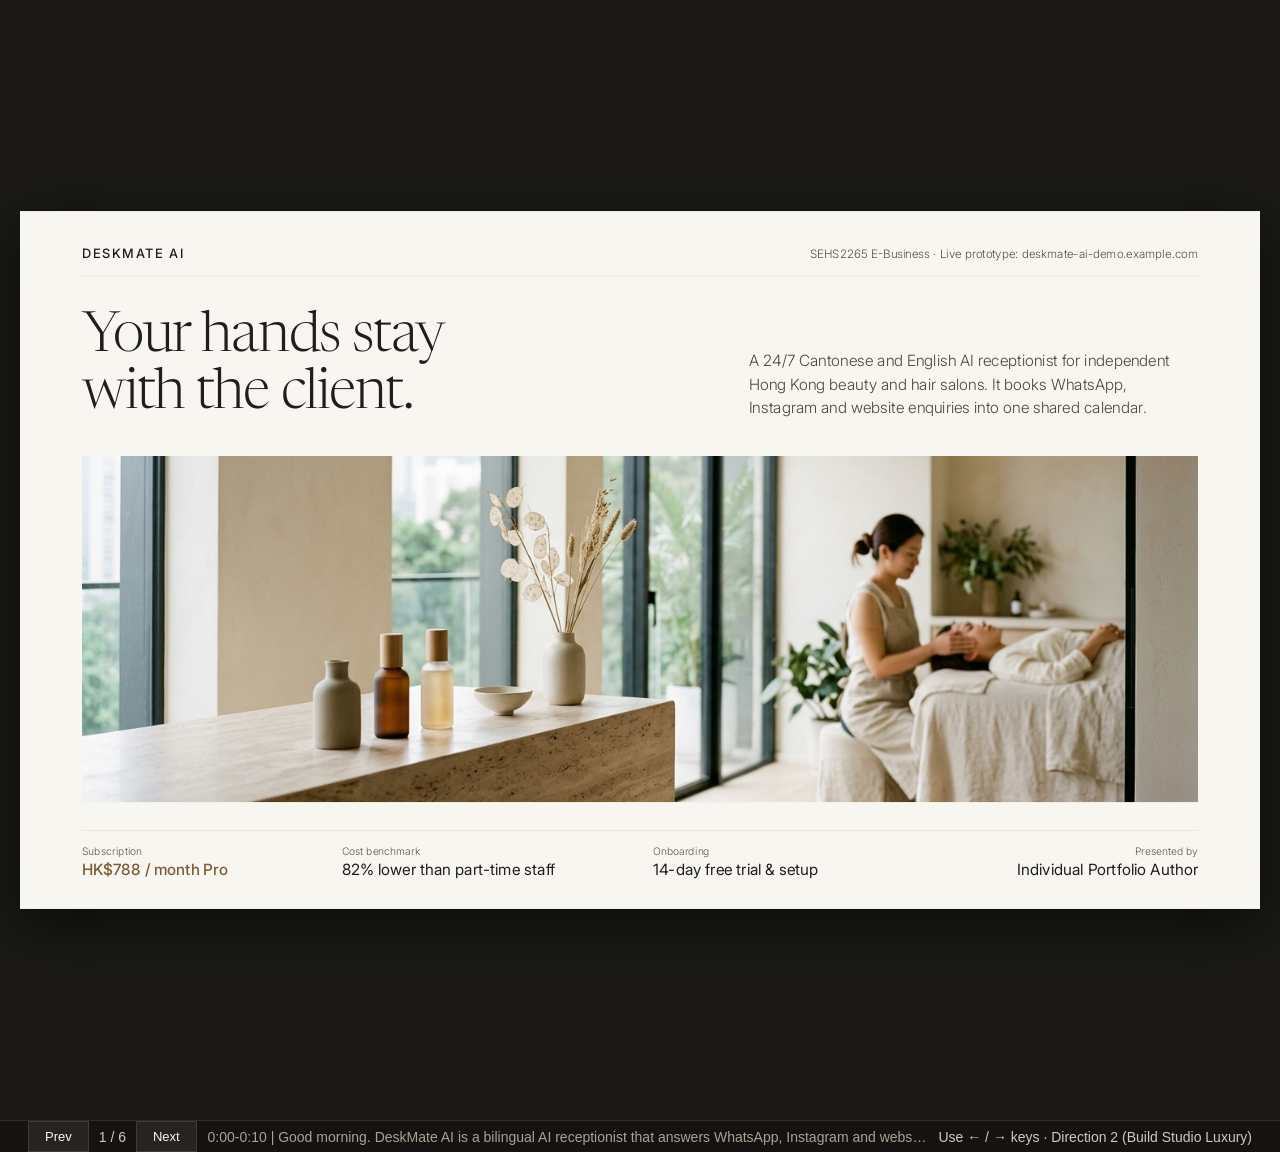
<file: deck-final/index.html>
<!DOCTYPE html>
<html lang="en">
<head>
<meta charset="UTF-8">
<meta name="viewport" content="width=device-width, initial-scale=1.0">
<title>DeskMate AI · 6-Slide Presentation Viewer (SEHS2265)</title>
<style>
  * { box-sizing: border-box; margin: 0; padding: 0; }
  body { background: #1A1917; color: #F8F6F1; font-family: Inter, -apple-system, sans-serif; height: 100vh; display: flex; flex-direction: column; overflow: hidden; }
  .stage-wrap { flex: 1; display: flex; align-items: center; justify-content: center; padding: 20px; position: relative; }
  .frame-box { width: 1920px; height: 1080px; transform-origin: center center; box-shadow: 0 24px 80px rgba(0,0,0,0.55); background: #F8F6F1; }
  iframe { width: 1920px; height: 1080px; border: none; display: block; }
  .hud { height: 54px; padding: 0 28px; background: #141311; border-top: 1px solid #2E2C28; display: flex; align-items: center; justify-content: space-between; font-size: 14px; color: #CFC9BE; }
  .controls { display: flex; gap: 10px; align-items: center; }
  button { padding: 7px 16px; background: #262420; color: #F8F6F1; border: 1px solid #3F3C36; cursor: pointer; font-size: 13px; }
  button:hover { background: #36332D; }
  .notes { max-width: 720px; white-space: nowrap; overflow: hidden; text-overflow: ellipsis; color: #A9A296; }
</style>
</head>
<body>
  <div class="stage-wrap" id="wrap">
    <div class="frame-box" id="box">
      <iframe id="slideFrame" src="slides/01-cover.html" title="DeskMate AI Presentation Slide"></iframe>
    </div>
  </div>
  <div class="hud">
    <div class="controls">
      <button type="button" id="prevBtn">Prev</button>
      <span id="counter">1 / 6</span>
      <button type="button" id="nextBtn">Next</button>
    </div>
    <div class="notes" id="noteBar"></div>
    <div>Use ← / → keys · Direction 2 (Build Studio Luxury)</div>
  </div>
<script>
  const slides = [
    { file: 'slides/01-cover.html', note: "0:00-0:10 | Good morning. DeskMate AI is a bilingual AI receptionist that answers WhatsApp, Instagram and website enquiries for small Hong Kong beauty salons." },
    { file: 'slides/02-problem.html', note: "0:10-0:40 | Salons with one to ten staff rarely have a receptionist, so enquiries are missed during treatments and after closing. At minimum wage, four hours of reception a day costs about 4,482 Hong Kong dollars a month; our Pro plan costs 788, which is 82% less. This is B2B e-commerce on a Fee-for-Service model. Salons pay a predictable monthly fee with no per-booking commission, and the 14-day trial is time limited, so it is not a freemium tier." },
    { file: 'slides/03-market.html', note: "0:40-1:05 | We target owner-run salons in Mong Kok, Causeway Bay and Tsim Sha Tsui. As a new brand, we focus on the awareness and exploration stages of the customer relationship life cycle: social and search ads inform owners, then the web demo, the trial and a one-to-one demo explain the product. Our targets are 25% trial-to-paid conversion and under 5% monthly churn." },
    { file: 'slides/04-operations.html', note: "1:05-1:30 | All three channels feed one booking engine and one shared calendar. It runs on a three-tier design with managed cloud and serverless functions, so we pay per use and scale for evening peaks, while a CDN keeps pages fast on mobile. Salons pay by recurring card, Apple Pay or Google Pay, or FPS for annual invoices." },
    { file: 'slides/05-prototype.html', note: "1:30-2:30 | Here is the live Wix prototype. The navigation is clear and the layout works on mobile. In the booking demo, I type a salon name, Lumière Nail Studio. A client asks in Cantonese for a gel manicure after six, DeskMate AI replies in that salon's name and books six-thirty, and the shared calendar marks the slot. On Pricing, each plan starts with a 14-day trial; I'll choose Pro, and the simulated checkout shows HK$0 due today. Finally, the Book a Demo form is our one-to-one touchpoint, with an unticked opt-in box and a PDPO notice." },
    { file: 'slides/06-financials.html', note: "2:30-3:00 | We are asking for 400,000 Hong Kong dollars in angel or seed funding, estimated with total cost of ownership. Ongoing costs are 122% of the initial build, inside the textbook's 50 to 200% range. We cover monthly operating costs at 24 Pro salons and aim for 60 by month twelve, or 47,280 dollars a month if all choose Pro. Thank you." }
  ];
  let idx = 0;
  const frame = document.getElementById('slideFrame');
  const counter = document.getElementById('counter');
  const noteBar = document.getElementById('noteBar');
  const box = document.getElementById('box');
  const wrap = document.getElementById('wrap');
  function fit() {
    const s = Math.min((wrap.clientWidth - 40) / 1920, (wrap.clientHeight - 40) / 1080);
    box.style.transform = `scale(${s})`;
  }
  function show(i) {
    idx = Math.max(0, Math.min(slides.length - 1, i));
    frame.src = slides[idx].file;
    counter.textContent = `${idx + 1} / ${slides.length}`;
    noteBar.textContent = slides[idx].note;
  }
  document.getElementById('prevBtn').onclick = () => show(idx - 1);
  document.getElementById('nextBtn').onclick = () => show(idx + 1);
  window.addEventListener('keydown', (e) => {
    if (e.key === 'ArrowRight' || e.key === ' ') show(idx + 1);
    if (e.key === 'ArrowLeft') show(idx - 1);
  });
  window.addEventListener('resize', fit);
  fit(); show(0);
</script>
</body>
</html>
</file>
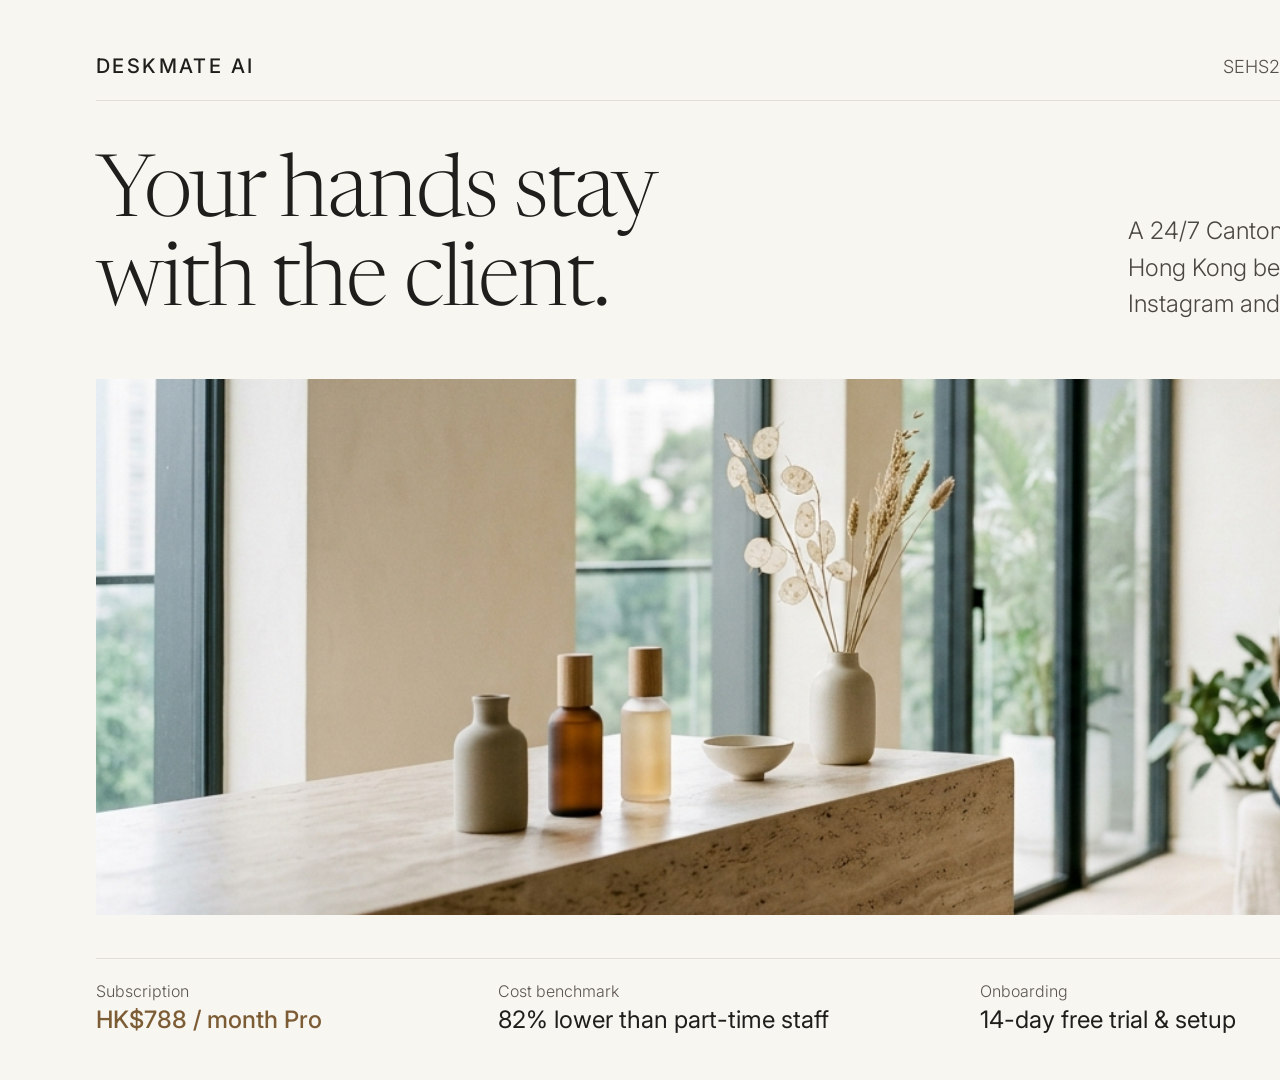
<file: deck-final/slides/01-cover.html>
<!DOCTYPE html>
<html lang="en">
<head>
<meta charset="UTF-8">
<meta name="viewport" content="width=1920">
<title>DeskMate AI · Slide 1: Cover</title>
<link rel="preconnect" href="https://fonts.googleapis.com">
<link rel="preconnect" href="https://fonts.gstatic.com" crossorigin>
<link href="https://fonts.googleapis.com/css2?family=Inter:wght@300;400;500&family=Newsreader:ital,opsz,wght@0,6..72,300;0,6..72,400;1,6..72,300&display=swap" rel="stylesheet">
<style>
  * { box-sizing: border-box; margin: 0; padding: 0; }
  html, body {
    width: 1920px; height: 1080px; overflow: hidden;
    background: #F8F6F1; color: #1F1E1C;
    font-family: 'Inter', sans-serif;
    -webkit-font-smoothing: antialiased;
  }
  .canvas {
    width: 1920px; height: 1080px;
    padding: 54px 96px 46px;
    display: flex; flex-direction: column; justify-content: space-between;
  }
  .top {
    display: flex; justify-content: space-between; align-items: baseline;
    padding-bottom: 22px; border-bottom: 1px solid #E3DED5;
  }
  .brand { font-size: 20px; font-weight: 500; letter-spacing: 0.12em; color: #1F1E1C; }
  .meta { font-size: 18px; font-weight: 300; color: #555049; }

  .hero-band {
    display: grid; grid-template-columns: 1.38fr 1fr; align-items: end;
    gap: 72px; padding: 30px 0 28px;
  }
  .title {
    font-family: 'Newsreader', serif; font-weight: 300;
    font-size: 86px; line-height: 1.04; letter-spacing: -0.025em;
    color: #1F1E1C; max-width: 14ch; text-wrap: balance;
  }
  .subtitle {
    font-size: 24px; font-weight: 300; line-height: 1.52;
    color: #4A4640; padding-bottom: 8px;
  }

  .cinema-frame {
    width: 100%; height: 536px; overflow: hidden; background: #EAE5DC;
  }
  .cinema-frame img {
    width: 100%; height: 100%; object-fit: cover; object-position: center 46%; display: block;
  }

  .colophon {
    display: grid; grid-template-columns: 1fr 1.2fr 1.1fr 1fr;
    padding-top: 22px; border-top: 1px solid #E3DED5; margin-top: 22px; align-items: baseline;
  }
  .col-item { display: flex; flex-direction: column; gap: 4px; }
  .col-item:last-child { text-align: right; }
  .col-k { font-size: 16px; font-weight: 300; color: #5C564F; }
  .col-v { font-size: 24px; font-weight: 400; color: #1F1E1C; }
  .col-v.bronze { color: #7C5C34; font-weight: 500; }
</style>
</head>
<body>
<div class="canvas">
  <header class="top">
    <div class="brand">DESKMATE AI</div>
    <small class="meta">SEHS2265 E-Business · Live prototype: deskmate-ai-demo.example.com</small>
  </header>

  <section class="hero-band">
    <h1 class="title">Your hands stay with the client.</h1>
    <p class="subtitle">A 24/7 Cantonese and English AI receptionist for independent Hong Kong beauty and hair salons. It books WhatsApp, Instagram and website enquiries into one shared calendar.</p>
  </section>

  <figure class="cinema-frame">
    <img src="../assets/hk-salon-daylight.jpg" alt="Sunlit Hong Kong boutique beauty salon reception and treatment room">
  </figure>

  <footer class="colophon">
    <div class="col-item">
      <small class="col-k">Subscription</small>
      <span class="col-v bronze">HK$788 / month Pro</span>
    </div>
    <div class="col-item">
      <small class="col-k">Cost benchmark</small>
      <span class="col-v">82% lower than part-time staff</span>
    </div>
    <div class="col-item">
      <small class="col-k">Onboarding</small>
      <span class="col-v">14-day free trial &amp; setup</span>
    </div>
    <div class="col-item">
      <small class="col-k">Presented by</small>
      <span class="col-v">Individual Portfolio Author</span>
    </div>
  </footer>
</div>
</body>
</html>
</file>
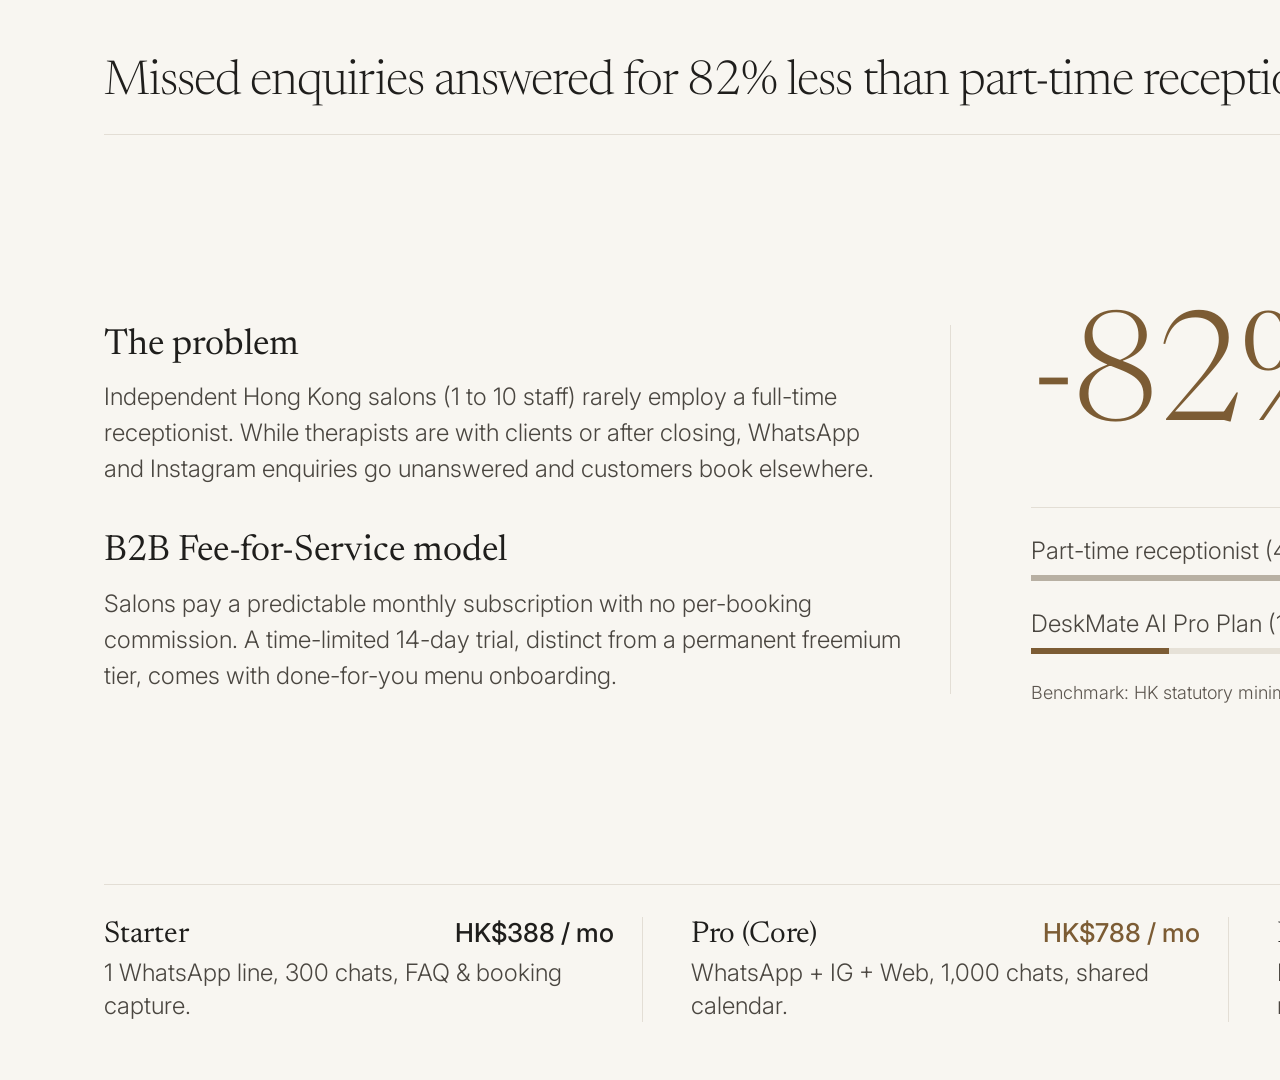
<file: deck-final/slides/02-problem.html>
<!DOCTYPE html>
<html lang="en">
<head>
<meta charset="UTF-8">
<meta name="viewport" content="width=1920">
<title>DeskMate AI · Slide 2: Problem &amp; Business Model</title>
<link rel="preconnect" href="https://fonts.googleapis.com">
<link rel="preconnect" href="https://fonts.gstatic.com" crossorigin>
<link href="https://fonts.googleapis.com/css2?family=Inter:wght@300;400;500&family=Newsreader:ital,opsz,wght@0,6..72,300;0,6..72,400&display=swap" rel="stylesheet">
<style>
  * { box-sizing: border-box; margin: 0; padding: 0; }
  html, body {
    width: 1920px; height: 1080px; overflow: hidden;
    background: #F8F6F1; color: #1F1E1C;
    font-family: 'Inter', sans-serif;
    -webkit-font-smoothing: antialiased;
  }
  .canvas {
    width: 1920px; height: 1080px;
    padding: 58px 104px 52px;
    display: flex; flex-direction: column; justify-content: space-between;
  }
  .header {
    padding-bottom: 24px; border-bottom: 1px solid #E3DED5;
    display: flex; justify-content: space-between; align-items: flex-end; gap: 32px;
  }
  .h-title {
    font-family: 'Newsreader', serif; font-weight: 300;
    font-size: 48px; line-height: 1.08; letter-spacing: -0.02em; white-space: nowrap;
  }
  .h-right { font-size: 18px; font-weight: 400; color: #555049; text-align: right; white-space: nowrap; }

  .split {
    display: grid; grid-template-columns: 1.08fr 1fr; gap: 80px;
    align-items: center; align-content: center; flex: 1; padding: 0;
    border-bottom: 1px solid #E3DED5;
  }

  .left-story {
    display: flex; flex-direction: column; gap: 44px;
    padding-right: 48px; border-right: 1px solid #E3DED5;
  }
  .story-block h2 {
    font-family: 'Newsreader', serif; font-weight: 400;
    font-size: 36px; line-height: 1.18; color: #1F1E1C; margin-bottom: 12px;
  }
  .story-block p {
    font-size: 24px; font-weight: 300; line-height: 1.5; color: #4A4640;
  }
  .story-block strong { font-weight: 500; color: #1F1E1C; }

  /* Right: Monumental Cost Contrast Sculpture */
  .cost-panel {
    display: flex; flex-direction: column; justify-content: center; gap: 42px;
  }
  .big-drop {
    display: flex; align-items: baseline; gap: 28px;
  }
  .drop-num {
    font-family: 'Newsreader', serif; font-weight: 300;
    font-size: 152px; line-height: 0.9; letter-spacing: -0.04em; color: #7C5C34;
  }
  .drop-text {
    font-size: 26px; font-weight: 400; line-height: 1.38; color: #1F1E1C; max-width: 340px;
  }

  .bars { display: flex; flex-direction: column; gap: 28px; padding-top: 28px; border-top: 1px solid #E3DED5; }
  .bar-item { display: flex; flex-direction: column; gap: 10px; }
  .bar-head { display: flex; justify-content: space-between; align-items: baseline; font-size: 24px; }
  .bar-head span { font-weight: 300; color: #4A4640; }
  .bar-head strong { font-weight: 500; color: #1F1E1C; }
  .bar-head strong.bronze { color: #7C5C34; }
  .track { width: 100%; height: 6px; background: #E6E1D7; }
  .fill-staff { width: 100%; height: 100%; background: #B8B0A3; }
  .fill-pro { width: 17.6%; height: 100%; background: #7C5C34; }
  .bench-note { font-size: 18px; font-weight: 300; color: #5C564F; }

  /* Bottom: Clean 3-Tier Fee-for-Service Strip */
  .tiers {
    display: grid; grid-template-columns: repeat(3, 1fr);
    padding-top: 32px; padding-bottom: 6px; gap: 48px;
  }
  .tier { display: flex; flex-direction: column; gap: 6px; padding-right: 28px; border-right: 1px solid #E3DED5; }
  .tier:last-child { border-right: none; }
  .t-top { display: flex; justify-content: space-between; align-items: baseline; }
  .t-name { font-family: 'Newsreader', serif; font-size: 30px; font-weight: 400; color: #1F1E1C; }
  .t-price { font-size: 26px; font-weight: 500; color: #1F1E1C; }
  .t-price.bronze { color: #7C5C34; }
  .t-desc { font-size: 24px; font-weight: 300; color: #4A4640; line-height: 1.38; }
</style>
</head>
<body>
<div class="canvas">
  <header class="header">
    <h1 class="h-title">Missed enquiries answered for 82% less than part-time reception.</h1>
    <small class="h-right">Problem &amp; Business Model<br>B2B Fee-for-Service</small>
  </header>

  <section class="split">
    <div class="left-story">
      <div class="story-block">
        <h2>The problem</h2>
        <p>Independent Hong Kong salons (1 to 10 staff) rarely employ a full-time receptionist. While therapists are with clients or after closing, WhatsApp and Instagram enquiries go unanswered and customers book elsewhere.</p>
      </div>
      <div class="story-block">
        <h2>B2B Fee-for-Service model</h2>
        <p>Salons pay a predictable monthly subscription with no per-booking commission. A time-limited 14-day trial, distinct from a permanent freemium tier, comes with done-for-you menu onboarding.</p>
      </div>
    </div>

    <div class="cost-panel">
      <div class="big-drop">
        <div class="drop-num">-82%</div>
        <div class="drop-text">Lower monthly cost than part-time reception cover</div>
      </div>

      <div class="bars">
        <div class="bar-item">
          <div class="bar-head">
            <span>Part-time receptionist (4h/day, 26 days)</span>
            <strong>HK$4,482 / mo</strong>
          </div>
          <div class="track"><div class="fill-staff"></div></div>
        </div>
        <div class="bar-item">
          <div class="bar-head">
            <span>DeskMate AI Pro Plan (1,000 chats)</span>
            <strong class="bronze">HK$788 / mo</strong>
          </div>
          <div class="track"><div class="fill-pro"></div></div>
        </div>
        <small class="bench-note">Benchmark: HK statutory minimum wage HK$43.10/hr (Labour Department, 2026).</small>
      </div>
    </div>
  </section>

  <footer class="tiers">
    <div class="tier">
      <div class="t-top"><span class="t-name">Starter</span><span class="t-price">HK$388 / mo</span></div>
      <p class="t-desc">1 WhatsApp line, 300 chats, FAQ &amp; booking capture.</p>
    </div>
    <div class="tier">
      <div class="t-top"><span class="t-name">Pro (Core)</span><span class="t-price bronze">HK$788 / mo</span></div>
      <p class="t-desc">WhatsApp + IG + Web, 1,000 chats, shared calendar.</p>
    </div>
    <div class="tier">
      <div class="t-top"><span class="t-name">Premium</span><span class="t-price">HK$1,488 / mo</span></div>
      <p class="t-desc">Deposits, no-show follow-up, multi-branch routing.</p>
    </div>
  </footer>
</div>
</body>
</html>
</file>
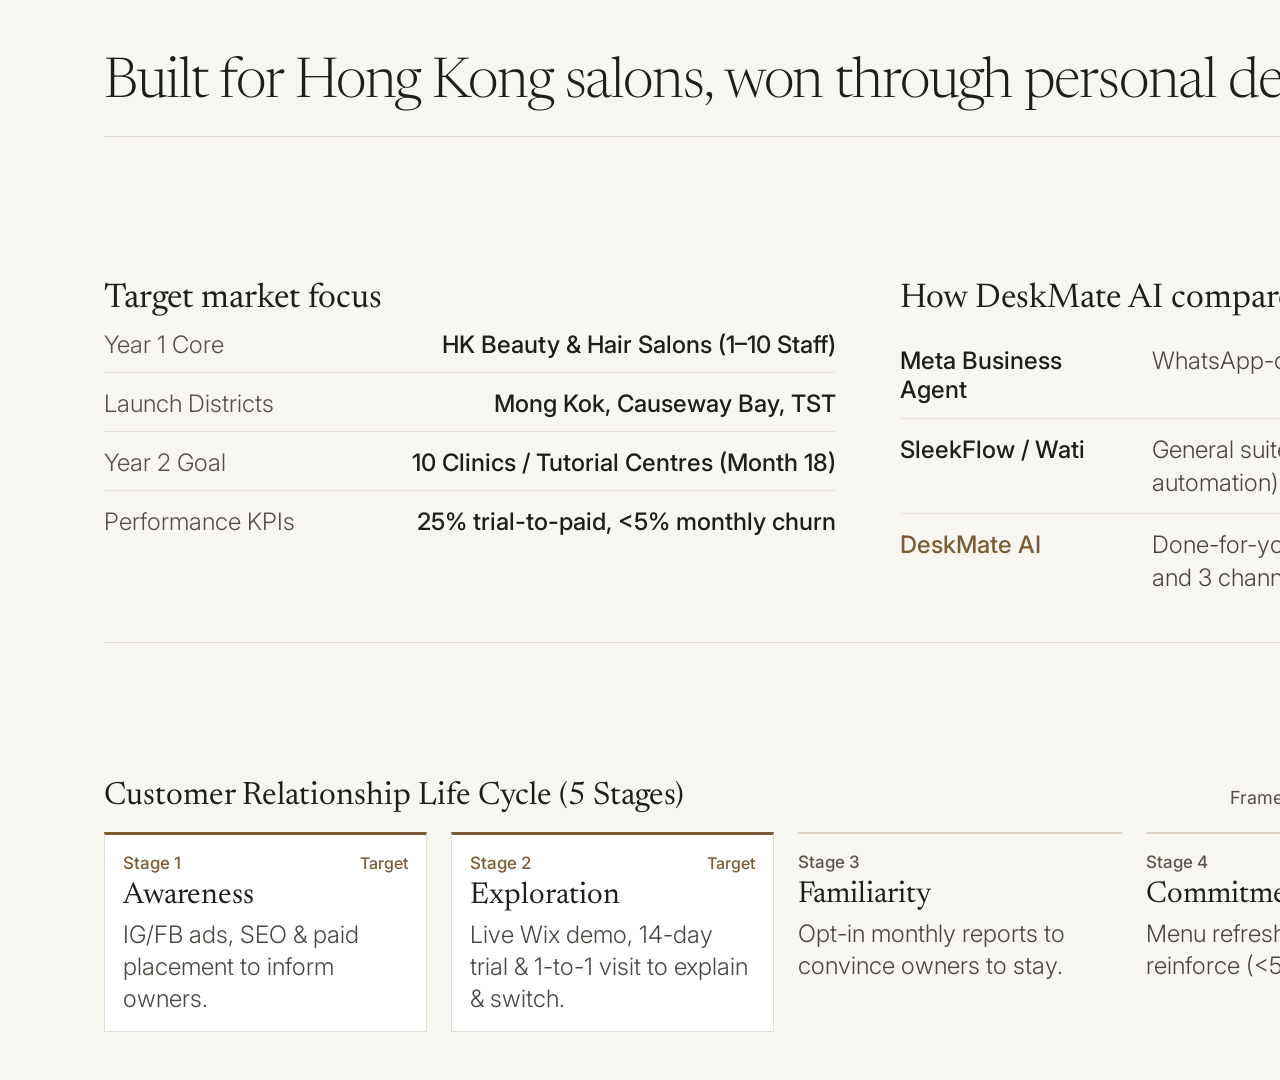
<file: deck-final/slides/03-market.html>
<!DOCTYPE html>
<html lang="en">
<head>
<meta charset="UTF-8">
<meta name="viewport" content="width=1920">
<title>DeskMate AI · Slide 3: Market &amp; Customer Strategy</title>
<link rel="preconnect" href="https://fonts.googleapis.com">
<link rel="preconnect" href="https://fonts.gstatic.com" crossorigin>
<link href="https://fonts.googleapis.com/css2?family=Inter:wght@300;400;500&family=Newsreader:ital,opsz,wght@0,6..72,300;0,6..72,400&display=swap" rel="stylesheet">
<style>
  * { box-sizing: border-box; margin: 0; padding: 0; }
  html, body {
    width: 1920px; height: 1080px; overflow: hidden;
    background: #F8F6F1; color: #1F1E1C;
    font-family: 'Inter', sans-serif;
    -webkit-font-smoothing: antialiased;
  }
  .canvas {
    width: 1920px; height: 1080px;
    padding: 54px 104px 48px;
    display: flex; flex-direction: column; justify-content: space-between;
  }
  .header {
    padding-bottom: 22px; border-bottom: 1px solid #E3DED5;
    display: flex; justify-content: space-between; align-items: flex-end;
  }
  .h-title {
    font-family: 'Newsreader', serif; font-weight: 300;
    font-size: 56px; line-height: 1.08; letter-spacing: -0.02em;
  }
  .h-right { font-size: 18px; font-weight: 400; color: #555049; text-align: right; }

  .top-grid {
    display: grid; grid-template-columns: 1fr 1.25fr; gap: 64px;
    padding: 32px 0 34px; border-bottom: 1px solid #E3DED5;
  }
  .col-h {
    font-family: 'Newsreader', serif; font-size: 34px; font-weight: 400;
    color: #1F1E1C; margin-bottom: 14px;
  }
  .seg-list { display: flex; flex-direction: column; gap: 16px; }
  .seg-row {
    display: flex; justify-content: space-between; gap: 20px;
    padding-bottom: 13px; border-bottom: 1px solid #E8E3D9;
    font-size: 24px;
  }
  .seg-row:last-child { border-bottom: none; padding-bottom: 0; }
  .seg-k { font-weight: 300; color: #555049; }
  .seg-v { font-weight: 500; color: #1F1E1C; text-align: right; }

  .diff-table { display: flex; flex-direction: column; }
  .d-row {
    display: grid; grid-template-columns: 230px 1fr; gap: 22px;
    padding: 14px 0; border-bottom: 1px solid #E8E3D9; align-items: baseline;
  }
  .d-row:last-child { border-bottom: none; }
  .d-name { font-size: 24px; font-weight: 500; color: #1F1E1C; }
  .d-name.bronze { color: #7C5C34; }
  .d-note { font-size: 24px; font-weight: 300; color: #4A4640; line-height: 1.38; }

  /* Exact Schneider (2017) 5-Stage Customer Relationship Life Cycle */
  .crlc-wrap { padding-top: 24px; }
  .crlc-head {
    display: flex; justify-content: space-between; align-items: baseline;
    margin-bottom: 20px;
  }
  .crlc-title { font-family: 'Newsreader', serif; font-size: 32px; font-weight: 400; }
  .crlc-ref { font-size: 18px; color: #555049; }

  .crlc-grid {
    display: grid; grid-template-columns: repeat(5, 1fr); gap: 24px;
  }
  .stage {
    display: flex; flex-direction: column; gap: 8px;
    padding-top: 18px; border-top: 2px solid #D9D2C5;
  }
  .stage.target {
    border-top: 3px solid #7C5C34;
    background: #FFFFFF;
    padding: 18px 18px 16px;
    border-left: 1px solid #E3DED5;
    border-right: 1px solid #E3DED5;
    border-bottom: 1px solid #E3DED5;
  }
  .st-top { display: flex; justify-content: space-between; align-items: baseline; }
  .st-num { font-size: 17px; font-weight: 500; color: #5C564F; }
  .stage.target .st-num { color: #7C5C34; }
  .st-flag { font-size: 16px; font-weight: 500; color: #7C5C34; }
  .st-name { font-family: 'Newsreader', serif; font-size: 30px; font-weight: 400; color: #1F1E1C; }
  .st-body { font-size: 24px; font-weight: 300; line-height: 1.34; color: #4A4640; }
</style>
</head>
<body>
<div class="canvas">
  <header class="header">
    <h1 class="h-title">Built for Hong Kong salons, won through personal demos.</h1>
    <small class="h-right">Market &amp; Customer Strategy<br>CRLC · Target: Awareness &amp; Exploration</small>
  </header>

  <section class="top-grid">
    <div>
      <h2 class="col-h">Target market focus</h2>
      <div class="seg-list">
        <div class="seg-row">
          <span class="seg-k">Year 1 Core</span>
          <span class="seg-v">HK Beauty &amp; Hair Salons (1–10 Staff)</span>
        </div>
        <div class="seg-row">
          <span class="seg-k">Launch Districts</span>
          <span class="seg-v">Mong Kok, Causeway Bay, TST</span>
        </div>
        <div class="seg-row">
          <span class="seg-k">Year 2 Goal</span>
          <span class="seg-v">10 Clinics / Tutorial Centres (Month 18)</span>
        </div>
        <div class="seg-row">
          <span class="seg-k">Performance KPIs</span>
          <span class="seg-v">25% trial-to-paid, &lt;5% monthly churn</span>
        </div>
      </div>
    </div>

    <div>
      <h2 class="col-h">How DeskMate AI compares</h2>
      <div class="diff-table">
        <div class="d-row">
          <span class="d-name">Meta Business Agent</span>
          <span class="d-note">WhatsApp-centric, self-configured by the merchant.</span>
        </div>
        <div class="d-row">
          <span class="d-name">SleekFlow / Wati</span>
          <span class="d-note">General suites (SleekFlow Pro from US$109/mo annual; Wati automation).</span>
        </div>
        <div class="d-row">
          <span class="d-name bronze">DeskMate AI</span>
          <span class="d-note">Done-for-you HK salon setup, Cantonese &amp; English replies, and 3 channels synced to 1 shared calendar.</span>
        </div>
      </div>
    </div>
  </section>

  <section class="crlc-wrap">
    <div class="crlc-head">
      <h2 class="crlc-title">Customer Relationship Life Cycle (5 Stages)</h2>
      <small class="crlc-ref">Framework: Schneider (2017) · Launch focus: Awareness &amp; Exploration</small>
    </div>
    <div class="crlc-grid">
      <div class="stage target">
        <div class="st-top"><small class="st-num">Stage 1</small><small class="st-flag">Target</small></div>
        <div class="st-name">Awareness</div>
        <p class="st-body">IG/FB ads, SEO &amp; paid placement to inform owners.</p>
      </div>
      <div class="stage target">
        <div class="st-top"><small class="st-num">Stage 2</small><small class="st-flag">Target</small></div>
        <div class="st-name">Exploration</div>
        <p class="st-body">Live Wix demo, 14-day trial &amp; 1-to-1 visit to explain &amp; switch.</p>
      </div>
      <div class="stage">
        <div class="st-top"><small class="st-num">Stage 3</small></div>
        <div class="st-name">Familiarity</div>
        <p class="st-body">Opt-in monthly reports to convince owners to stay.</p>
      </div>
      <div class="stage">
        <div class="st-top"><small class="st-num">Stage 4</small></div>
        <div class="st-name">Commitment</div>
        <p class="st-body">Menu refresh &amp; support to reinforce (&lt;5% churn).</p>
      </div>
      <div class="stage">
        <div class="st-top"><small class="st-num">Stage 5</small></div>
        <div class="st-name">Separation</div>
        <p class="st-body">No ads targeted; exit check &amp; PDPO opt-out honoured.</p>
      </div>
    </div>
  </section>
</div>
</body>
</html>
</file>
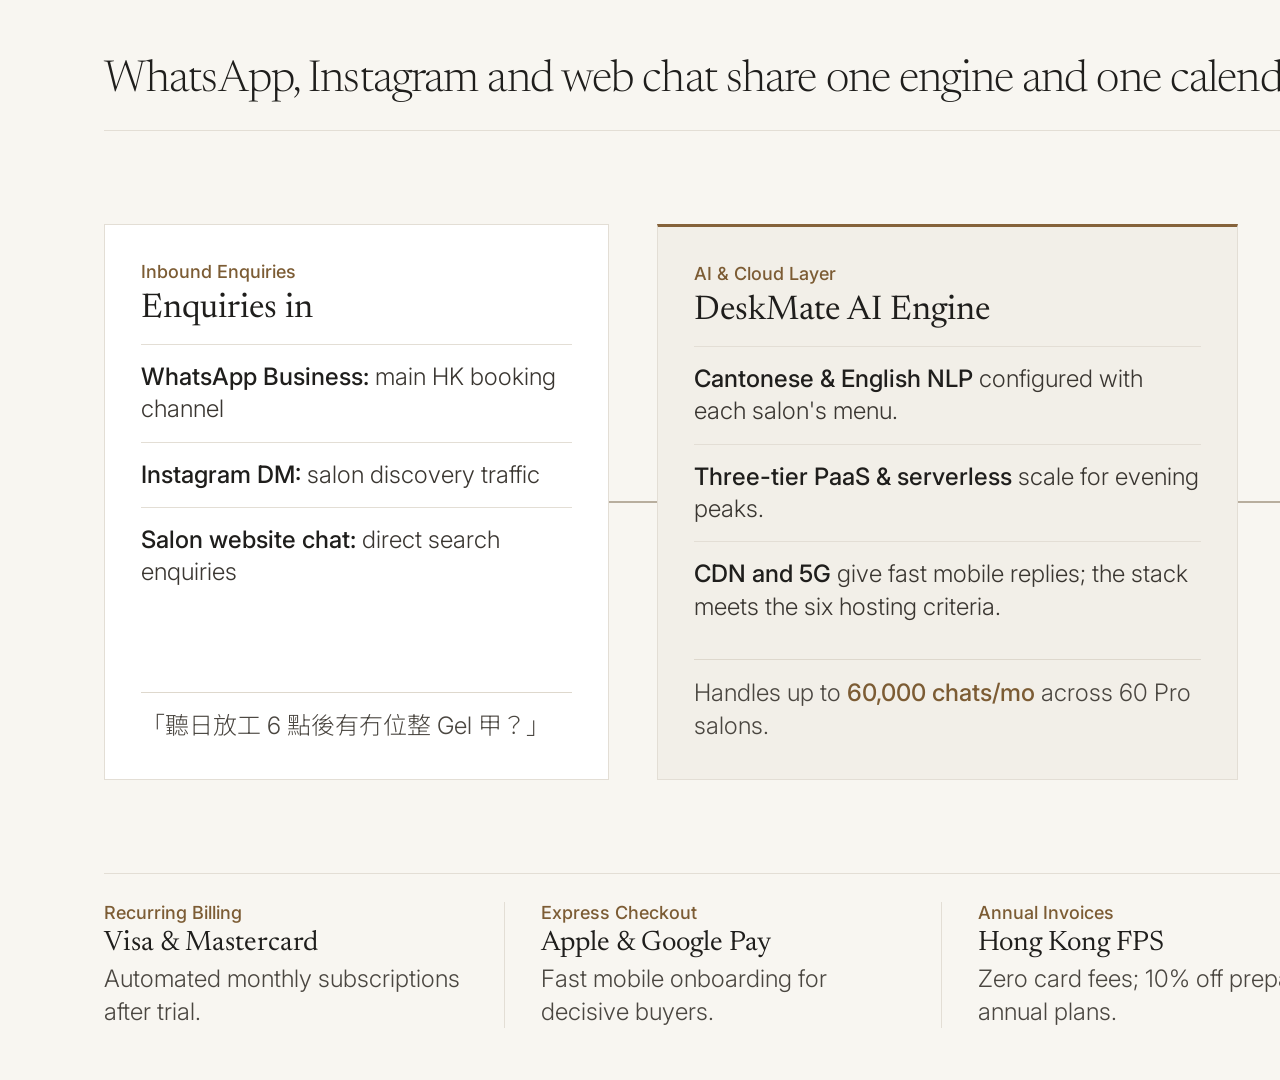
<file: deck-final/slides/04-operations.html>
<!DOCTYPE html>
<html lang="en">
<head>
<meta charset="UTF-8">
<meta name="viewport" content="width=1920">
<title>DeskMate AI · Slide 4: Operations &amp; Technology</title>
<link rel="preconnect" href="https://fonts.googleapis.com">
<link rel="preconnect" href="https://fonts.gstatic.com" crossorigin>
<link href="https://fonts.googleapis.com/css2?family=Inter:wght@300;400;500&family=Newsreader:ital,opsz,wght@0,6..72,300;0,6..72,400&family=Noto+Sans+TC:wght@300;400;500&display=swap" rel="stylesheet">
<style>
  * { box-sizing: border-box; margin: 0; padding: 0; }
  html, body {
    width: 1920px; height: 1080px; overflow: hidden;
    background: #F8F6F1; color: #1F1E1C;
    font-family: 'Inter', 'Noto Sans TC', sans-serif;
    -webkit-font-smoothing: antialiased;
  }
  .canvas {
    width: 1920px; height: 1080px;
    padding: 58px 104px 52px;
    display: flex; flex-direction: column; justify-content: space-between;
  }
  .header {
    padding-bottom: 24px; border-bottom: 1px solid #E3DED5;
    display: flex; justify-content: space-between; align-items: flex-end;
  }
  .h-title {
    font-family: 'Newsreader', serif; font-weight: 300;
    font-size: 44px; line-height: 1.08; letter-spacing: -0.02em; white-space: nowrap;
  }
  .h-right { font-size: 18px; font-weight: 400; color: #555049; text-align: right; white-space: nowrap; }

  /* Center Architectural 3-Column Flow Diagram */
  .flow-wrap {
    display: grid; grid-template-columns: 1fr 48px 1.15fr 48px 1.05fr;
    align-items: center; gap: 0; padding: 32px 0;
    border-bottom: 1px solid #E3DED5; flex: 1;
  }
  .flow-col {
    background: #FFFFFF; border: 1px solid #E3DED5;
    padding: 36px 36px; display: flex; flex-direction: column; justify-content: space-between;
    min-height: 556px;
  }
  .flow-col.core {
    background: #F2EFE8; border-top: 3px solid #85623A;
  }
  .f-k { font-size: 18px; font-weight: 500; color: #7C5C34; margin-bottom: 10px; }
  .f-h { font-family: 'Newsreader', serif; font-size: 34px; font-weight: 400; color: #1F1E1C; margin-bottom: 18px; }
  .f-list { list-style: none; border-top: 1px solid #E3DED5; }
  .f-list li {
    padding: 16px 0; border-bottom: 1px solid #E3DED5;
    font-size: 24px; font-weight: 300; color: #3A3631; line-height: 1.35;
  }
  .f-list li:last-child { border-bottom: none; }
  .f-list strong { font-weight: 500; color: #1F1E1C; }

  .connector {
    display: flex; align-items: center; justify-content: center;
  }
  .conn-line { width: 100%; height: 1.5px; background: #B8AE9E; }

  .sample-box {
    margin-top: 18px; padding-top: 16px; border-top: 1px solid #DED8CD;
    font-size: 24px; font-weight: 300; color: #4A4640; line-height: 1.4;
  }
  .sample-box strong { color: #7C5C34; font-weight: 500; }

  /* Lower Payment & Compliance Architecture Strip */
  .pay-strip {
    display: grid; grid-template-columns: repeat(4, 1fr);
    padding-top: 28px; gap: 36px;
  }
  .p-col { padding-right: 24px; border-right: 1px solid #E3DED5; }
  .p-col:last-child { border-right: none; padding-right: 0; }
  .p-label { font-size: 18px; font-weight: 500; color: #7C5C34; margin-bottom: 6px; }
  .p-title { font-family: 'Newsreader', serif; font-size: 28px; font-weight: 400; color: #1F1E1C; margin-bottom: 6px; }
  .p-desc { font-size: 24px; font-weight: 300; color: #4A4640; line-height: 1.35; }
</style>
</head>
<body>
<div class="canvas">
  <header class="header">
    <h1 class="h-title">WhatsApp, Instagram and web chat share one engine and one calendar.</h1>
    <small class="h-right">Operations &amp; Technology<br>Three-Tier Cloud &amp; Payment Stack</small>
  </header>

  <section class="flow-wrap">
    <div class="flow-col">
      <div>
        <small class="f-k" style="display:block;">Inbound Enquiries</small>
        <h2 class="f-h">Enquiries in</h2>
        <ul class="f-list">
          <li><strong>WhatsApp Business:</strong> main HK booking channel</li>
          <li><strong>Instagram DM:</strong> salon discovery traffic</li>
          <li><strong>Salon website chat:</strong> direct search enquiries</li>
        </ul>
      </div>
      <div class="sample-box">「聽日放工 6 點後有冇位整 Gel 甲？」</div>
    </div>

    <div class="connector"><div class="conn-line"></div></div>

    <div class="flow-col core">
      <div>
        <small class="f-k" style="display:block;">AI &amp; Cloud Layer</small>
        <h2 class="f-h">DeskMate AI Engine</h2>
        <ul class="f-list">
          <li><strong>Cantonese &amp; English NLP</strong> configured with each salon's menu.</li>
          <li><strong>Three-tier PaaS &amp; serverless</strong> scale for evening peaks.</li>
          <li><strong>CDN and 5G</strong> give fast mobile replies; the stack meets the six hosting criteria.</li>
        </ul>
      </div>
      <div class="sample-box">Handles up to <strong>60,000 chats/mo</strong> across 60 Pro salons.</div>
    </div>

    <div class="connector"><div class="conn-line"></div></div>

    <div class="flow-col">
      <div>
        <small class="f-k" style="display:block;">Salon Fulfilment</small>
        <h2 class="f-h">One Shared Calendar</h2>
        <ul class="f-list">
          <li><strong>Real-Time Slot Lock</strong> prevents channel clashes</li>
          <li><strong>24-Hour Reminders</strong> cut costly no-shows</li>
          <li><strong>Owner Handoff</strong> escalates custom bridal requests</li>
        </ul>
      </div>
      <div class="sample-box"><strong>Booked:</strong> Gel Manicure (HK$280, Thu 18:30)</div>
    </div>
  </section>

  <footer class="pay-strip">
    <div class="p-col">
      <small class="p-label" style="display:block;">Recurring Billing</small>
      <div class="p-title">Visa &amp; Mastercard</div>
      <p class="p-desc">Automated monthly subscriptions after trial.</p>
    </div>
    <div class="p-col">
      <small class="p-label" style="display:block;">Express Checkout</small>
      <div class="p-title">Apple &amp; Google Pay</div>
      <p class="p-desc">Fast mobile onboarding for decisive buyers.</p>
    </div>
    <div class="p-col">
      <small class="p-label" style="display:block;">Annual Invoices</small>
      <div class="p-title">Hong Kong FPS</div>
      <p class="p-desc">Zero card fees; 10% off prepaid annual plans.</p>
    </div>
    <div class="p-col">
      <small class="p-label" style="display:block;">Governance</small>
      <div class="p-title">PDPO &amp; Permission</div>
      <p class="p-desc">Opt-in updates only; minimal booking data stored.</p>
    </div>
  </footer>
</div>
</body>
</html>
</file>
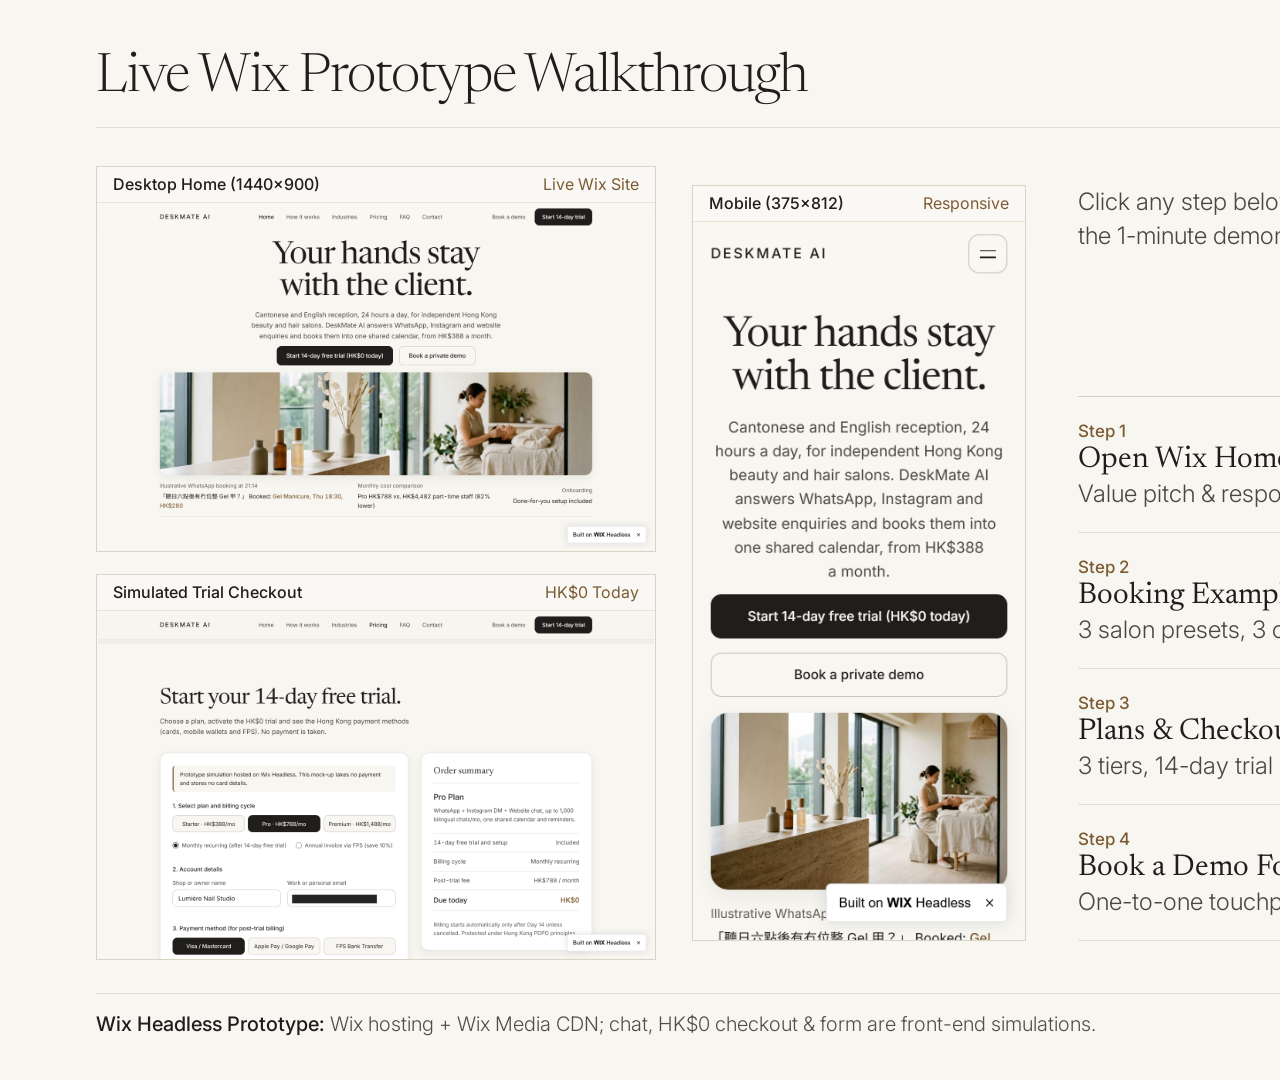
<file: deck-final/slides/05-prototype.html>
<!DOCTYPE html>
<html lang="en">
<head>
<meta charset="UTF-8">
<meta name="viewport" content="width=1920">
<title>DeskMate AI · Slide 5: Live Wix Prototype Demo</title>
<link rel="preconnect" href="https://fonts.googleapis.com">
<link rel="preconnect" href="https://fonts.gstatic.com" crossorigin>
<link href="https://fonts.googleapis.com/css2?family=Inter:wght@300;400;500&family=Newsreader:ital,opsz,wght@0,6..72,300;0,6..72,400&display=swap" rel="stylesheet">
<style>
  * { box-sizing: border-box; margin: 0; padding: 0; }
  html, body {
    width: 1920px; height: 1080px; overflow: hidden;
    background: #F8F6F1; color: #1F1E1C;
    font-family: 'Inter', sans-serif;
    -webkit-font-smoothing: antialiased;
  }
  .canvas {
    width: 1920px; height: 1080px;
    padding: 50px 96px 44px;
    display: flex; flex-direction: column; justify-content: space-between;
  }
  .header {
    padding-bottom: 20px; border-bottom: 1px solid #E3DED5;
    display: flex; justify-content: space-between; align-items: baseline;
  }
  .h-title {
    font-family: 'Newsreader', serif; font-weight: 300;
    font-size: 54px; line-height: 1.06; letter-spacing: -0.02em;
  }
  .h-url {
    font-size: 24px; font-weight: 400; color: #7C5C34; text-decoration: none;
    border-bottom: 1px solid #C8B49B; padding-bottom: 2px;
  }

  .main {
    display: grid; grid-template-columns: 560px 334px 1fr; gap: 36px;
    align-items: center; flex: 1; padding: 24px 0 20px;
  }

  /* Left column: Two exact 16:10 landscape desktop captures (ZERO cropping) */
  .desktop-stack {
    display: flex; flex-direction: column; gap: 22px;
  }
  .shot-card {
    background: #FFFFFF; border: 1px solid #D9D2C5;
    display: flex; flex-direction: column; overflow: hidden;
  }
  .shot-bar {
    height: 36px; padding: 0 16px; border-bottom: 1px solid #E8E3D9;
    display: flex; justify-content: space-between; align-items: center;
    background: #FAF8F4;
  }
  .shot-label { font-size: 16px; font-weight: 500; color: #1F1E1C; }
  .shot-tag { font-size: 16px; color: #7C5C34; }

  .shot-landscape {
    width: 558px; height: 348px; background: #F8F6F1; overflow: hidden;
  }
  .shot-landscape img {
    width: 100%; height: 100%; object-fit: contain; display: block;
  }

  /* Center column: Exact 375x812 portrait mobile capture (ZERO cropping) */
  .shot-mobile {
    width: 332px; height: 718px; background: #F8F6F1; overflow: hidden;
  }
  .shot-mobile img {
    width: 100%; height: 100%; object-fit: contain; display: block;
  }

  /* Right column: 4-Step Live Demo Click Path */
  .demo-col {
    display: flex; flex-direction: column; justify-content: space-between;
    height: 756px; padding-left: 16px;
  }
  .demo-intro {
    font-size: 24px; font-weight: 300; line-height: 1.44; color: #4A4640;
  }
  .link-list {
    display: flex; flex-direction: column;
    border-top: 1px solid #D5CEC2;
  }
  .demo-link {
    display: flex; justify-content: space-between; align-items: center;
    padding: 24px 0; border-bottom: 1px solid #E3DED5;
    text-decoration: none; color: #1F1E1C;
  }
  .dl-step { font-size: 17px; color: #7C5C34; font-weight: 500; margin-bottom: 4px; }
  .dl-title { font-family: 'Newsreader', serif; font-size: 30px; font-weight: 400; color: #1F1E1C; }
  .dl-desc { font-size: 24px; font-weight: 300; color: #4A4640; margin-top: 4px; }
  .dl-btn-group {
    display: flex; gap: 10px; margin-left: 16px;
  }
  .dl-btn {
    padding: 10px 20px; border: 1px solid #1F1E1C;
    font-size: 18px; font-weight: 400; color: #1F1E1C; white-space: nowrap;
    text-decoration: none;
  }
  .dl-btn.solid, .demo-link.primary .dl-btn { background: #1F1E1C; color: #F8F6F1; }

  .foot {
    padding-top: 18px; border-top: 1px solid #E3DED5;
    display: flex; justify-content: space-between; align-items: center;
    font-size: 20px; font-weight: 300; color: #524D47;
  }
  .foot strong { font-weight: 500; color: #1F1E1C; }
</style>
</head>
<body>
<div class="canvas">
  <header class="header">
    <h1 class="h-title">Live Wix Prototype Walkthrough</h1>
    <a class="h-url" href="https://deskmate-ai-demo.example.com">deskmate-ai-demo.example.com</a>
  </header>

  <main class="main">
    <section class="desktop-stack">
      <div class="shot-card">
        <div class="shot-bar">
          <small class="shot-label">Desktop Home (1440×900)</small>
          <small class="shot-tag">Live Wix Site</small>
        </div>
        <div class="shot-landscape">
          <img src="../assets/wix-home.png" alt="Live DeskMate AI desktop homepage on Wix">
        </div>
      </div>

      <div class="shot-card">
        <div class="shot-bar">
          <small class="shot-label">Simulated Trial Checkout</small>
          <small class="shot-tag">HK$0 Today</small>
        </div>
        <div class="shot-landscape">
          <img src="../assets/wix-checkout.png" alt="Live DeskMate AI simulated 14-day trial checkout">
        </div>
      </div>
    </section>

    <section class="shot-card">
      <div class="shot-bar">
        <small class="shot-label">Mobile (375×812)</small>
        <small class="shot-tag">Responsive</small>
      </div>
      <div class="shot-mobile">
        <img src="../assets/wix-mobile.png" alt="Live DeskMate AI mobile responsive view">
      </div>
    </section>

    <aside class="demo-col">
      <p class="demo-intro">Click any step below to open the live Wix Headless prototype during the 1-minute demonstration.</p>

      <div class="link-list">
        <a class="demo-link primary" href="https://deskmate-ai-demo.example.com/">
          <div>
            <small class="dl-step" style="display:block;">Step 1</small>
            <div class="dl-title">Open Wix Home</div>
            <div class="dl-desc">Value pitch &amp; responsive navigation</div>
          </div>
          <small class="dl-btn">Open</small>
        </a>

        <a class="demo-link" href="https://deskmate-ai-demo.example.com/#demo">
          <div>
            <small class="dl-step" style="display:block;">Step 2</small>
            <div class="dl-title">Booking Example</div>
            <div class="dl-desc">3 salon presets, 3 channels &amp; Cantonese/English auto-match</div>
          </div>
          <small class="dl-btn">Open</small>
        </a>

        <div class="demo-link">
          <div>
            <small class="dl-step" style="display:block;">Step 3</small>
            <div class="dl-title">Plans &amp; Checkout</div>
            <div class="dl-desc">3 tiers, 14-day trial &amp; HK$0 confirmation</div>
          </div>
          <div class="dl-btn-group">
            <a class="dl-btn" href="https://deskmate-ai-demo.example.com/#pricing">Plans</a>
            <a class="dl-btn solid" href="https://deskmate-ai-demo.example.com/#checkout">Checkout</a>
          </div>
        </div>

        <a class="demo-link" href="https://deskmate-ai-demo.example.com/#contact">
          <div>
            <small class="dl-step" style="display:block;">Step 4</small>
            <div class="dl-title">Book a Demo Form</div>
            <div class="dl-desc">One-to-one touchpoint, opt-in &amp; PDPO notice</div>
          </div>
          <small class="dl-btn">Open</small>
        </a>
      </div>
    </aside>
  </main>

  <footer class="foot">
    <span><strong>Wix Headless Prototype:</strong> Wix hosting + Wix Media CDN; chat, HK$0 checkout &amp; form are front-end simulations.</span>
    <span>1-Minute Live Demo Cue</span>
  </footer>
</div>
</body>
</html>
</file>
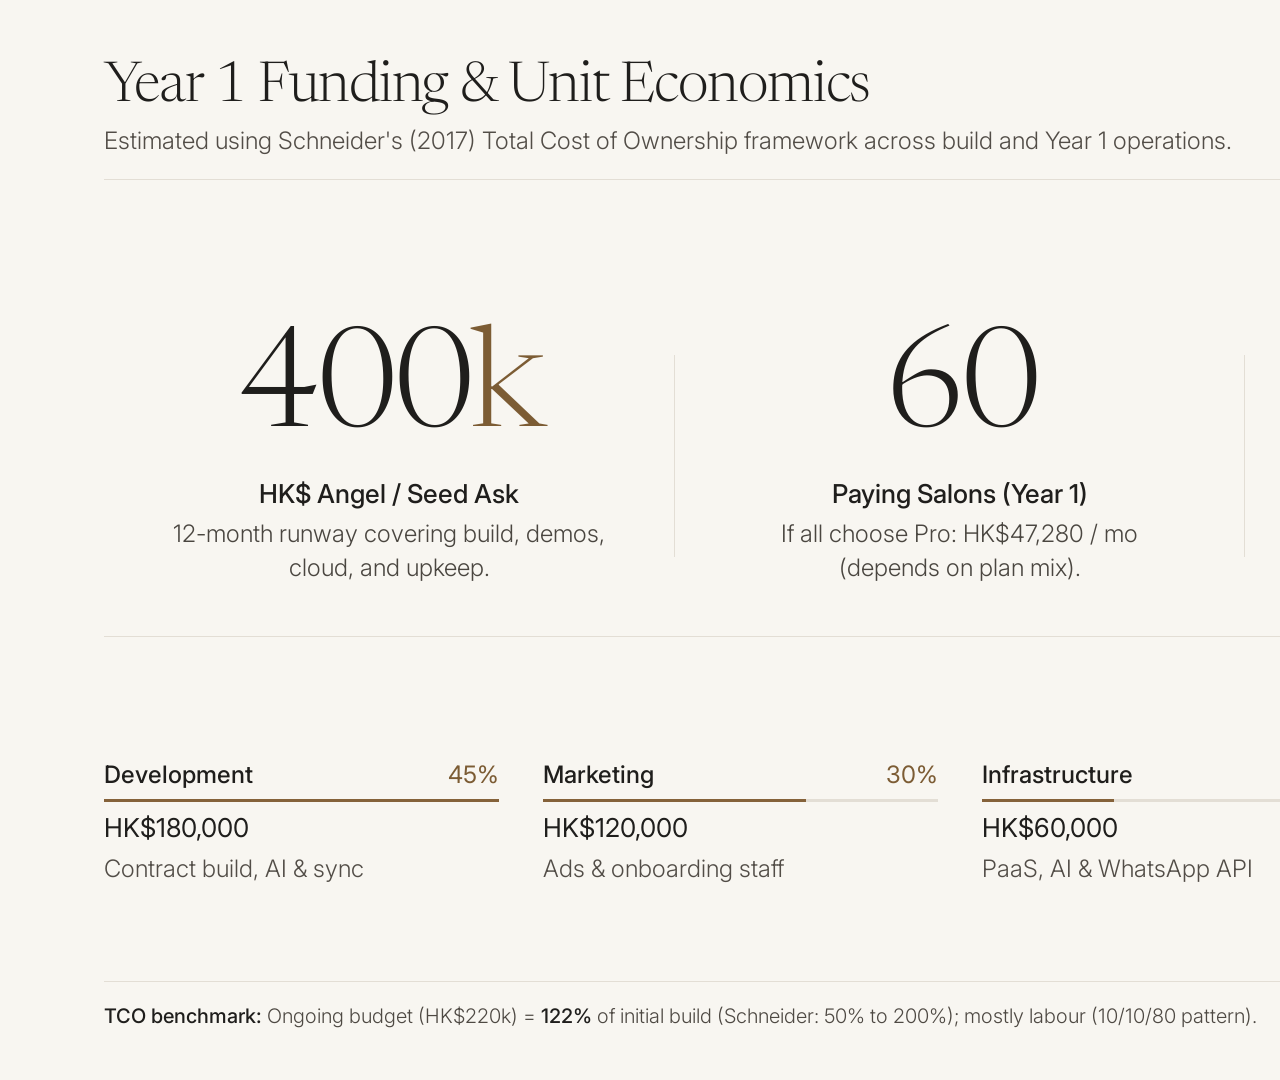
<file: deck-final/slides/06-financials.html>
<!DOCTYPE html>
<html lang="en">
<head>
<meta charset="UTF-8">
<meta name="viewport" content="width=1920">
<title>DeskMate AI · Slide 6: Financials &amp; Seed Ask</title>
<link rel="preconnect" href="https://fonts.googleapis.com">
<link rel="preconnect" href="https://fonts.gstatic.com" crossorigin>
<link href="https://fonts.googleapis.com/css2?family=Inter:wght@300;400;500&family=Newsreader:ital,opsz,wght@0,6..72,300;0,6..72,400&display=swap" rel="stylesheet">
<style>
  * { box-sizing: border-box; margin: 0; padding: 0; }
  html, body {
    width: 1920px; height: 1080px; overflow: hidden;
    background: #F8F6F1; color: #1F1E1C;
    font-family: 'Inter', sans-serif;
    -webkit-font-smoothing: antialiased;
  }
  .canvas {
    width: 1920px; height: 1080px;
    padding: 58px 104px 52px;
    display: flex; flex-direction: column; justify-content: space-between;
  }
  .header {
    padding-bottom: 24px; border-bottom: 1px solid #E3DED5;
    display: flex; justify-content: space-between; align-items: flex-end;
  }
  .h-title {
    font-family: 'Newsreader', serif; font-weight: 300;
    font-size: 56px; line-height: 1.08; letter-spacing: -0.02em;
  }
  .h-sub { font-size: 24px; font-weight: 300; color: #524D47; margin-top: 8px; }
  .h-right { font-size: 18px; font-weight: 400; color: #524D47; text-align: right; }

  .monuments {
    display: grid; grid-template-columns: 1fr 1fr 1fr;
    align-items: center; padding: 36px 0; border-bottom: 1px solid #E3DED5;
  }
  .m-col {
    display: flex; flex-direction: column; align-items: center; text-align: center;
    padding: 16px 40px; position: relative;
  }
  .m-col::after {
    content: ''; position: absolute; right: 0; top: 15%; height: 70%;
    width: 1px; background: #E3DED5;
  }
  .m-col:last-child::after { display: none; }

  .m-num {
    font-family: 'Newsreader', serif; font-weight: 300;
    font-size: 138px; line-height: 0.96; letter-spacing: -0.04em; color: #1F1E1C;
  }
  .m-unit { color: #7C5C34; font-weight: 300; }
  .m-title { font-size: 26px; font-weight: 500; color: #1F1E1C; margin-top: 18px; }
  .m-desc { font-size: 24px; font-weight: 300; line-height: 1.4; color: #4A4640; margin-top: 8px; max-width: 440px; }

  .tco-section {
    padding-top: 28px; display: grid; grid-template-columns: repeat(4, 1fr); gap: 44px;
  }
  .tco-item { display: flex; flex-direction: column; gap: 10px; }
  .tco-top { display: flex; justify-content: space-between; align-items: baseline; }
  .tco-name { font-size: 24px; font-weight: 500; color: #1F1E1C; }
  .tco-pct { font-size: 24px; font-weight: 400; color: #7C5C34; }
  .tco-line-bg { width: 100%; height: 3px; background: #E3DED5; }
  .tco-line-fill { height: 100%; background: #85623A; }
  .tco-amt { font-size: 26px; font-weight: 400; color: #1F1E1C; }
  .tco-note { font-size: 24px; font-weight: 300; line-height: 1.35; color: #524D47; }

  .foot {
    padding-top: 22px; border-top: 1px solid #E3DED5;
    display: flex; justify-content: space-between; align-items: center;
    font-size: 20px; font-weight: 300; color: #4E4943;
  }
  .foot strong { font-weight: 500; color: #1F1E1C; }
</style>
</head>
<body>
<div class="canvas">
  <header class="header">
    <div>
      <h1 class="h-title">Year 1 Funding &amp; Unit Economics</h1>
      <p class="h-sub">Estimated using Schneider's (2017) Total Cost of Ownership framework across build and Year 1 operations.</p>
    </div>
    <small class="h-right">DeskMate AI<br>Financial Plan</small>
  </header>

  <section class="monuments">
    <div class="m-col">
      <div class="m-num">400<span class="m-unit">k</span></div>
      <div class="m-title">HK$ Angel / Seed Ask</div>
      <p class="m-desc">12-month runway covering build, demos, cloud, and upkeep.</p>
    </div>

    <div class="m-col">
      <div class="m-num">60</div>
      <div class="m-title">Paying Salons (Year 1)</div>
      <p class="m-desc">If all choose Pro: HK$47,280 / mo (depends on plan mix).</p>
    </div>

    <div class="m-col">
      <div class="m-num">2.6<span class="m-unit">×</span></div>
      <div class="m-title">Operating Cost Coverage</div>
      <p class="m-desc">Break-even at 24 Pro salons (~Month 5; HK$18,333 / mo cost).</p>
    </div>
  </section>

  <section class="tco-section">
    <div class="tco-item">
      <div class="tco-top"><span class="tco-name">Development</span><span class="tco-pct">45%</span></div>
      <div class="tco-line-bg"><div class="tco-line-fill" style="width:100%"></div></div>
      <div class="tco-amt">HK$180,000</div>
      <div class="tco-note">Contract build, AI &amp; sync</div>
    </div>

    <div class="tco-item">
      <div class="tco-top"><span class="tco-name">Marketing</span><span class="tco-pct">30%</span></div>
      <div class="tco-line-bg"><div class="tco-line-fill" style="width:66.7%"></div></div>
      <div class="tco-amt">HK$120,000</div>
      <div class="tco-note">Ads &amp; onboarding staff</div>
    </div>

    <div class="tco-item">
      <div class="tco-top"><span class="tco-name">Infrastructure</span><span class="tco-pct">15%</span></div>
      <div class="tco-line-bg"><div class="tco-line-fill" style="width:33.3%"></div></div>
      <div class="tco-amt">HK$60,000</div>
      <div class="tco-note">PaaS, AI &amp; WhatsApp API</div>
    </div>

    <div class="tco-item">
      <div class="tco-top"><span class="tco-name">Maintenance</span><span class="tco-pct">10%</span></div>
      <div class="tco-line-bg"><div class="tco-line-fill" style="width:22.2%"></div></div>
      <div class="tco-amt">HK$40,000</div>
      <div class="tco-note">Uptime &amp; redesign reserve</div>
    </div>
  </section>

  <footer class="foot">
    <span><strong>TCO benchmark:</strong> Ongoing budget (HK$220k) = <strong>122%</strong> of initial build (Schneider: 50% to 200%); mostly labour (10/10/80 pattern).</span>
    <span>Thank you. Questions welcome.</span>
  </footer>
</div>
</body>
</html>
</file>
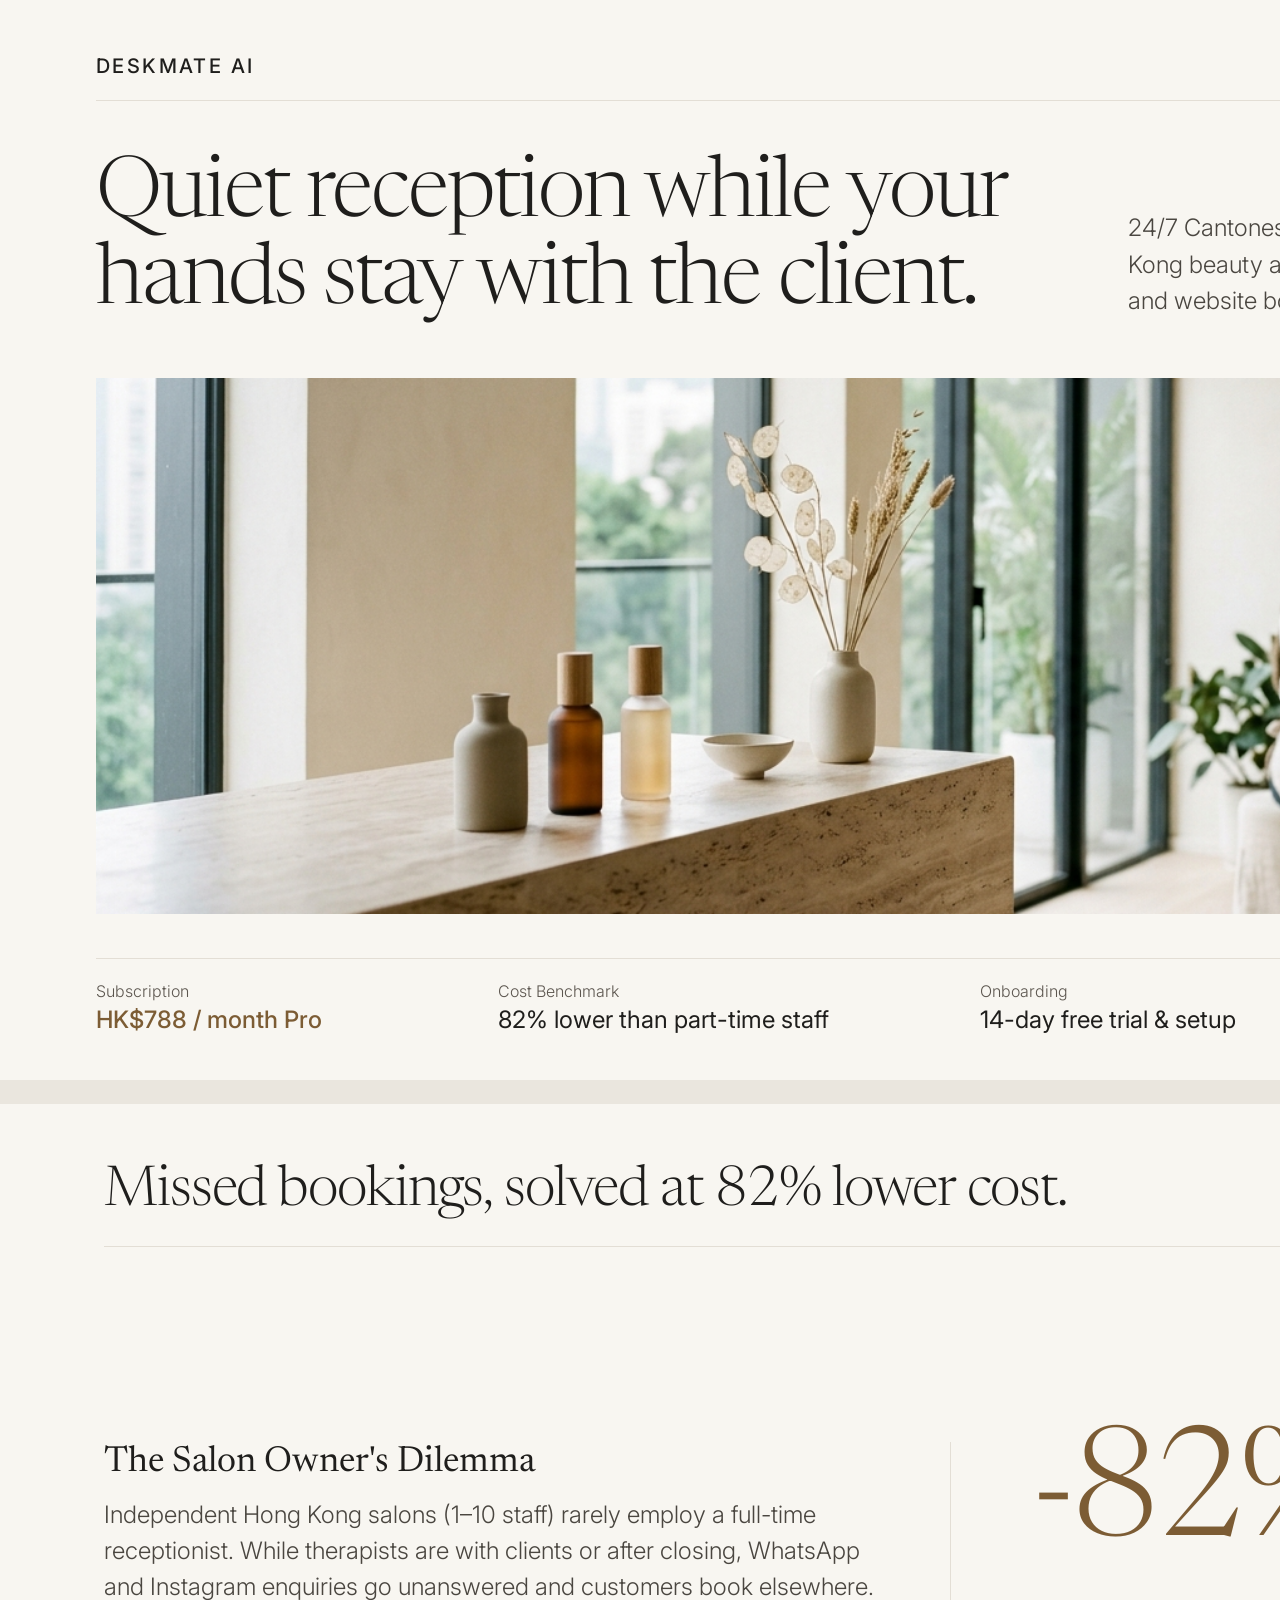
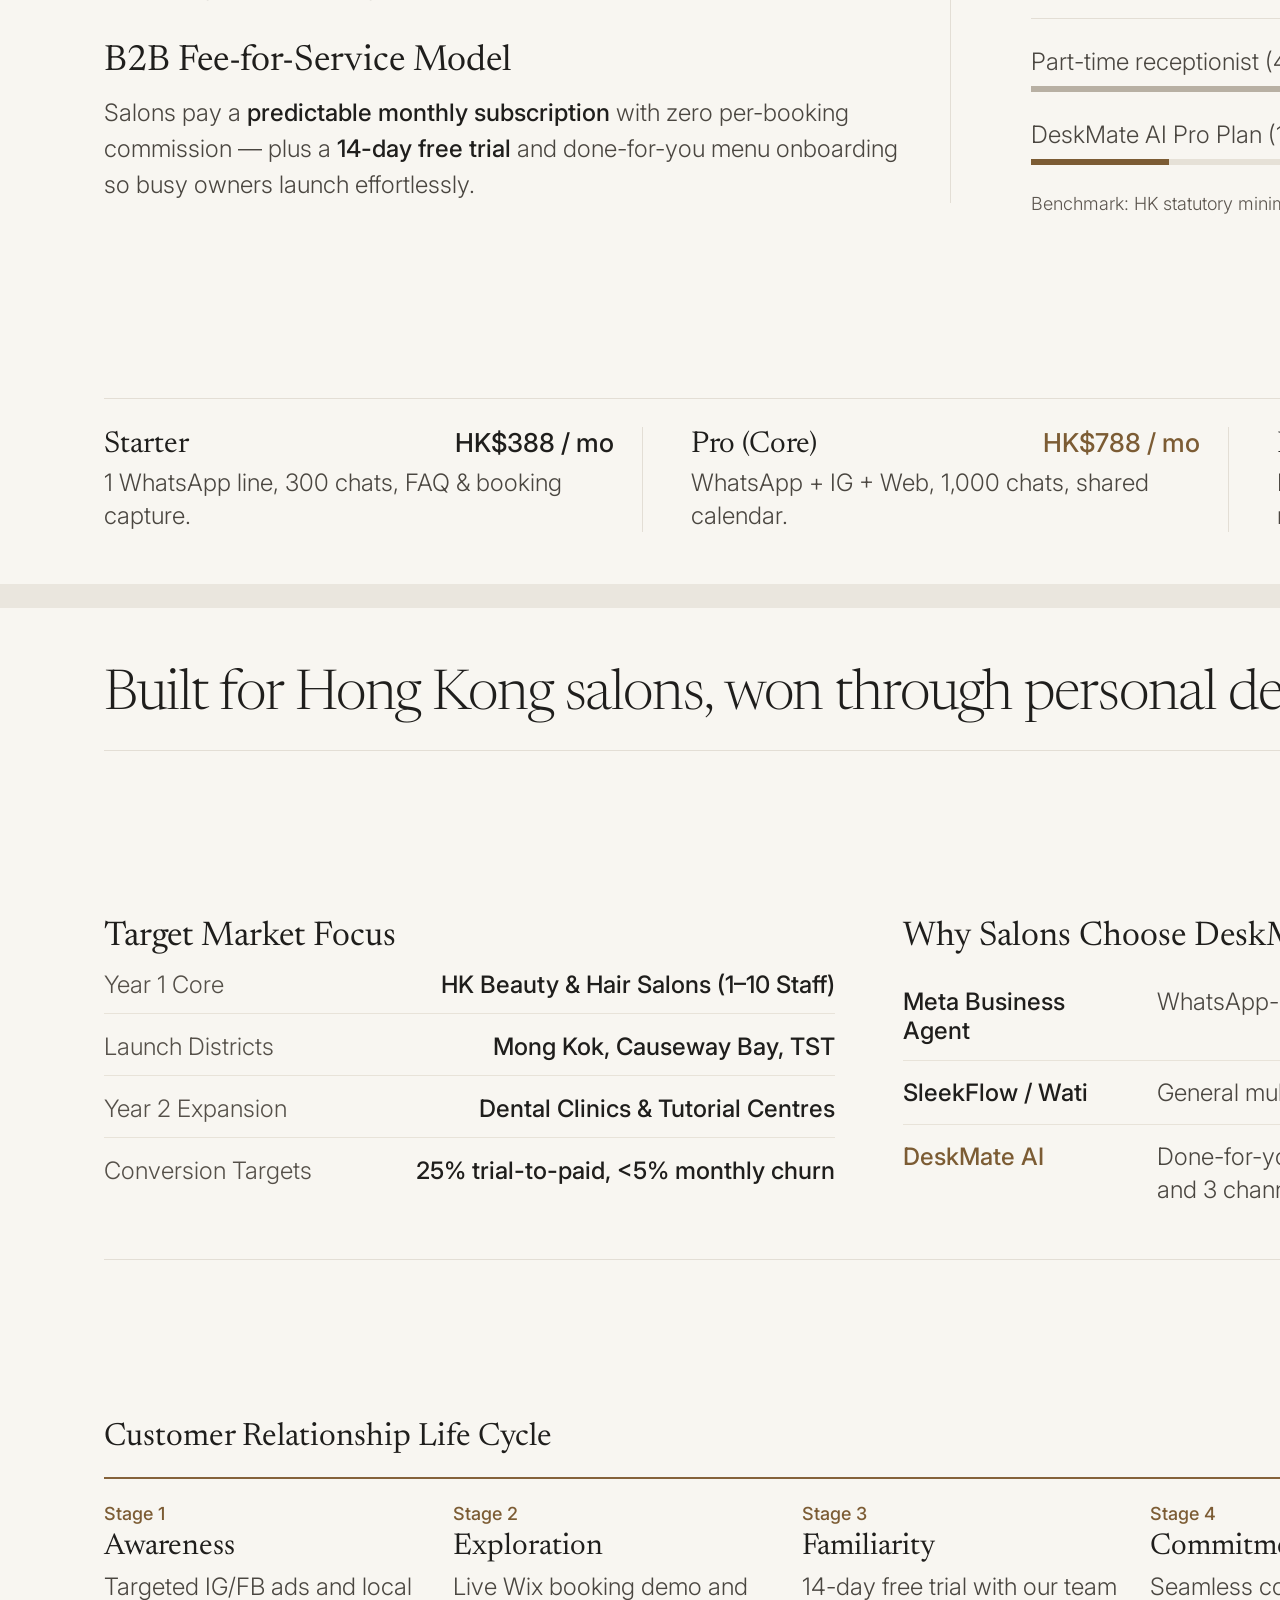
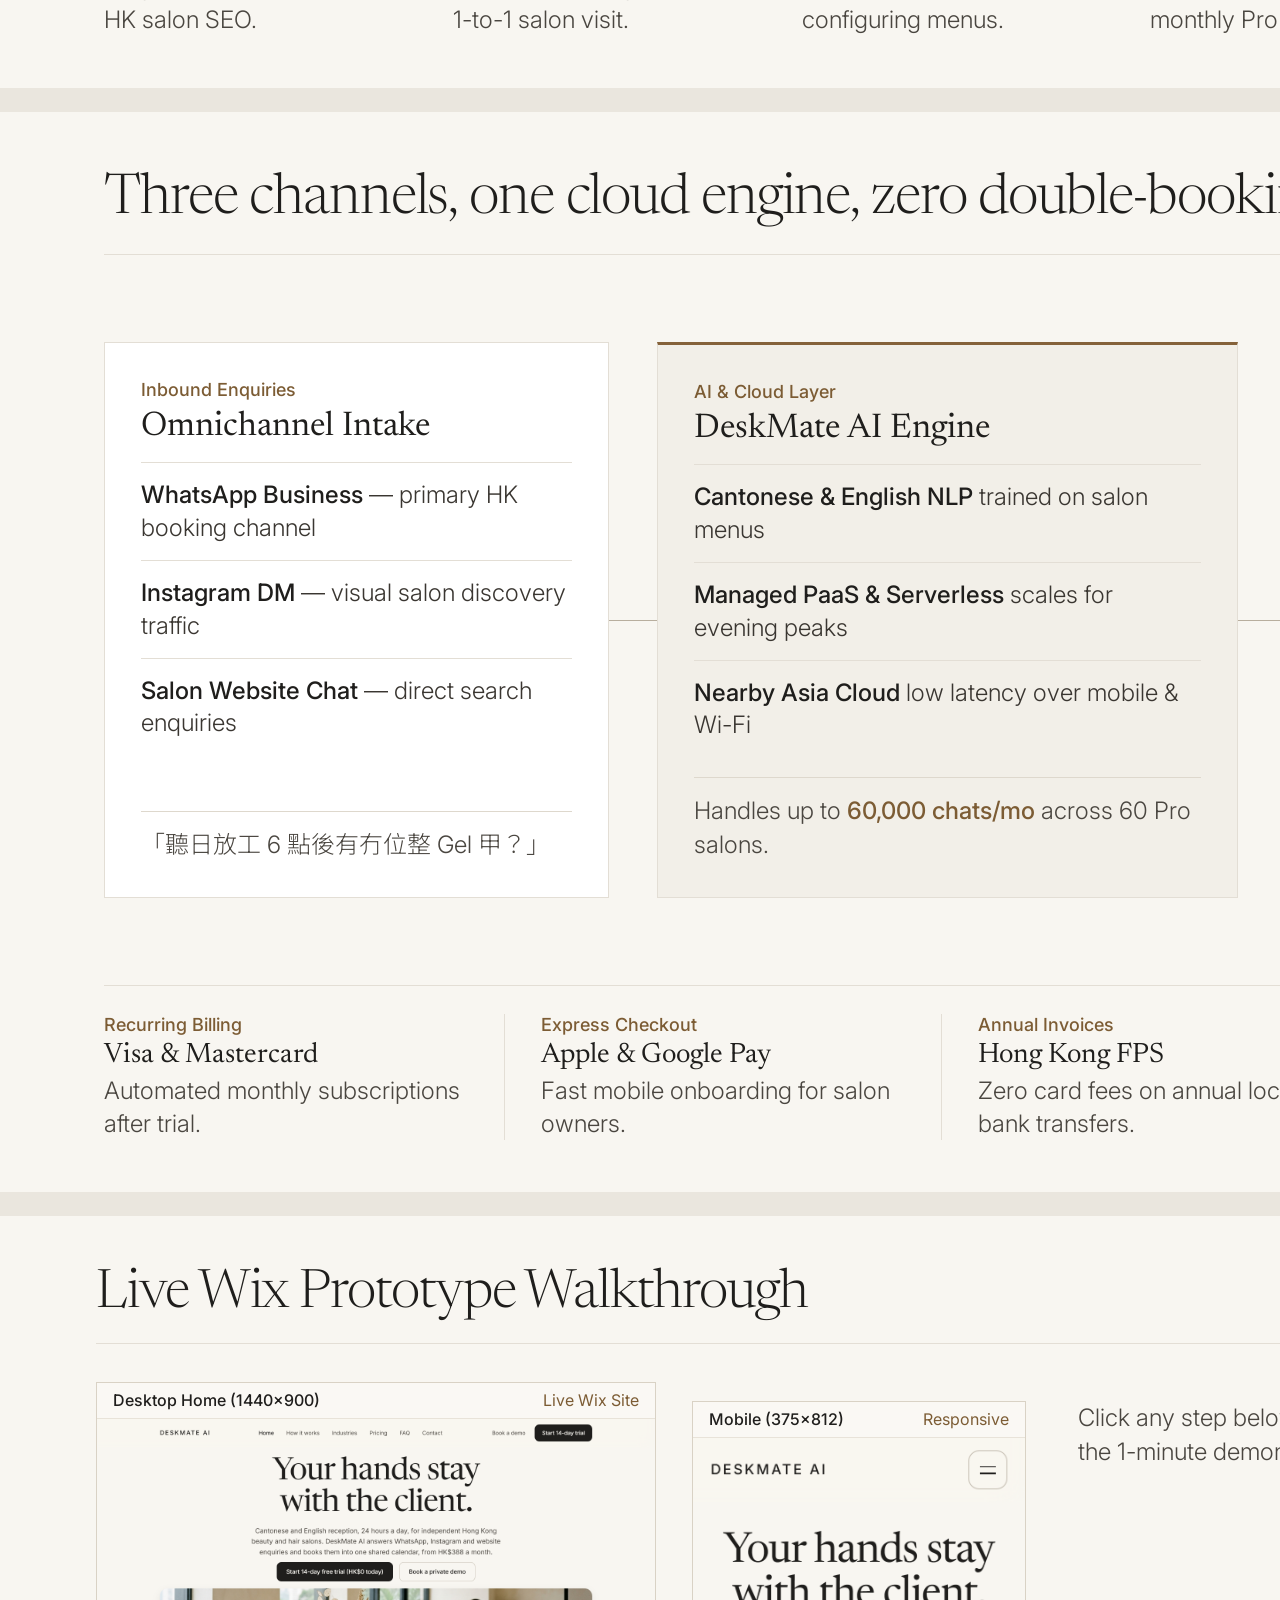
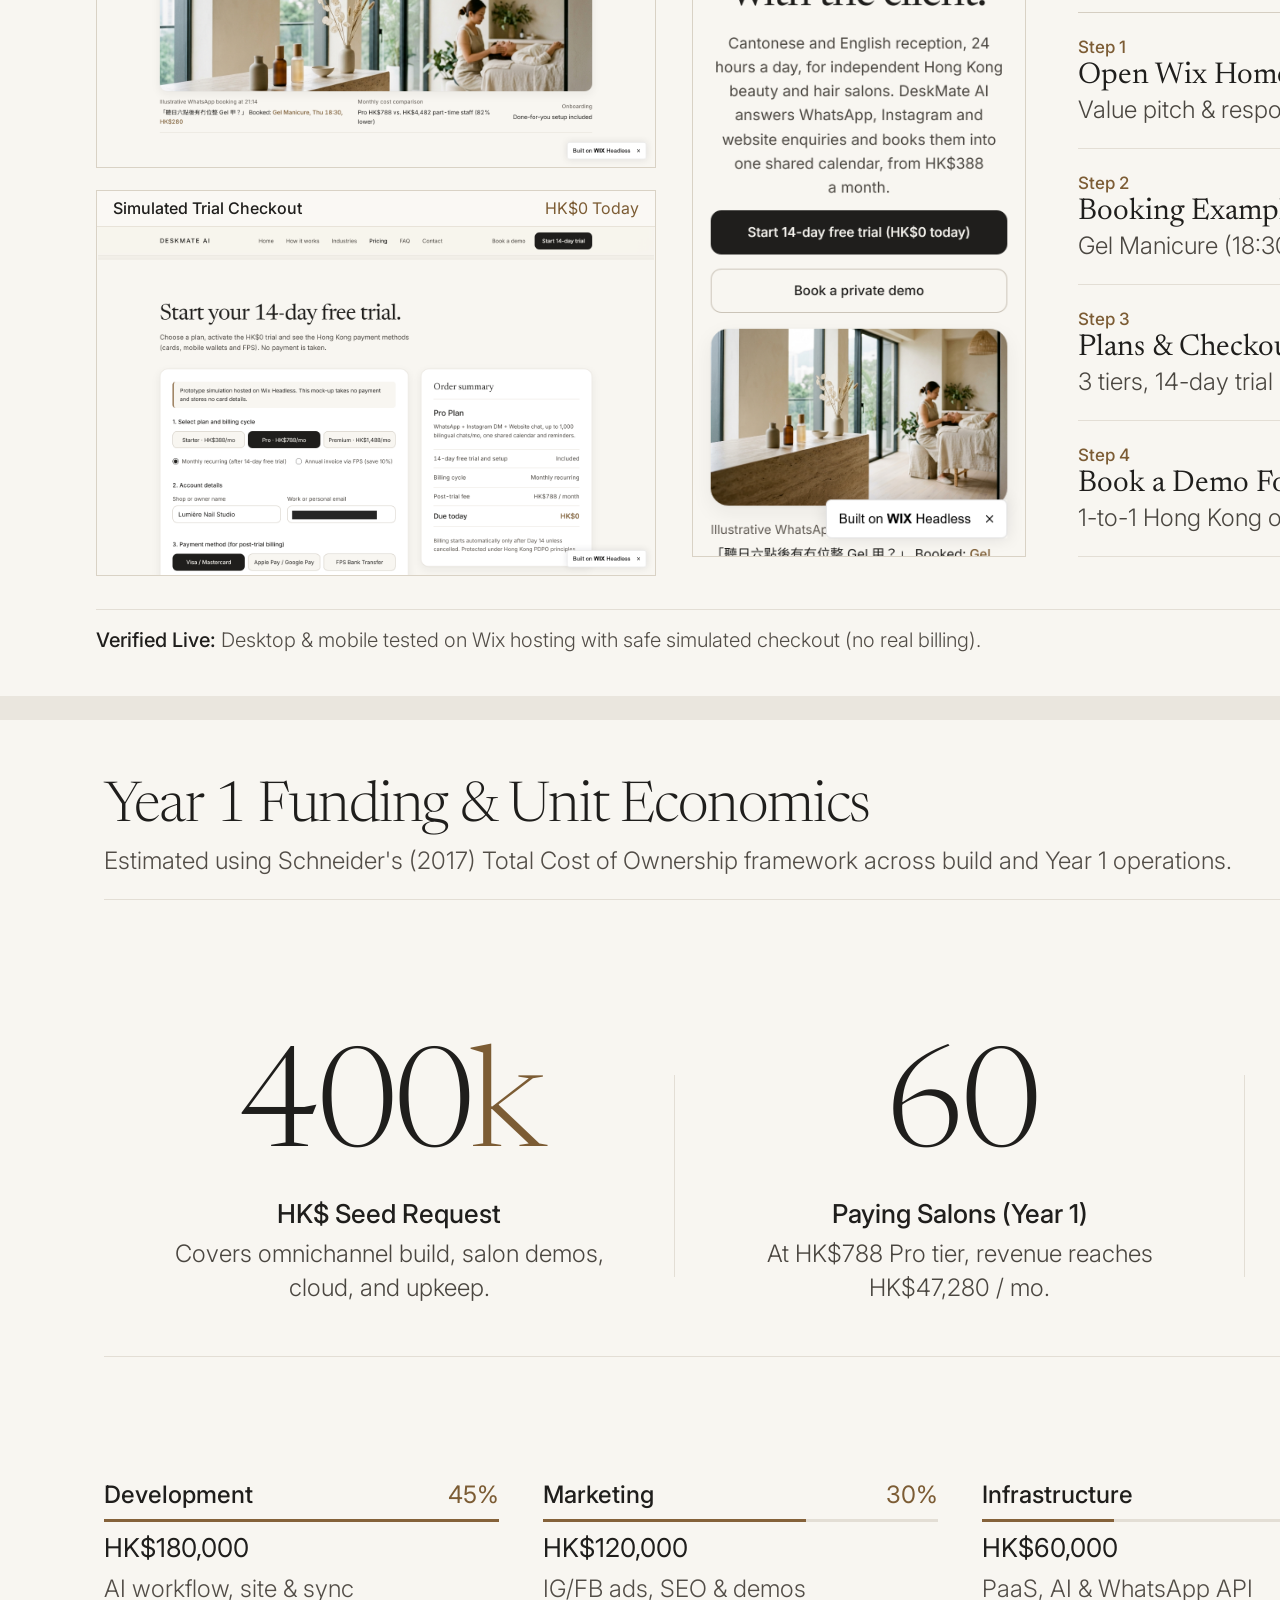
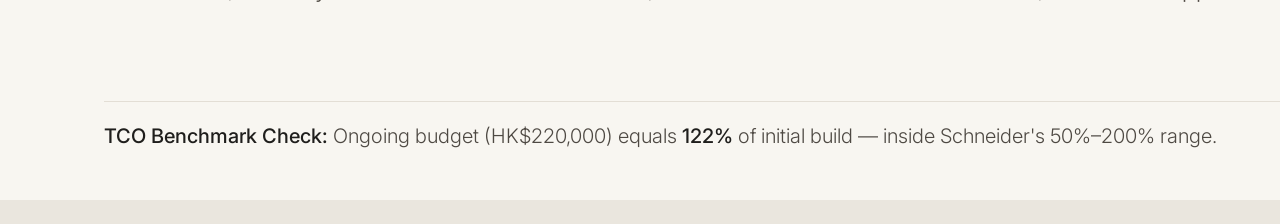
<file: deck-final/slides/deck-combined.html>
<!DOCTYPE html>
<html lang="en">
<head>
<meta charset="UTF-8">
<title>DeskMate AI — Combined 6-Slide Deck</title>
<link rel="preconnect" href="https://fonts.googleapis.com">
<link rel="preconnect" href="https://fonts.gstatic.com" crossorigin>
<link href="https://fonts.googleapis.com/css2?family=Inter:wght@300;400;500&family=Newsreader:ital,opsz,wght@0,6..72,300;0,6..72,400&family=Noto+Sans+TC:wght@300;400;500&display=swap" rel="stylesheet">
<style>
  * { box-sizing: border-box; margin: 0; padding: 0; }
  body { background: #EAE6DE; font-family: 'Inter', 'Noto Sans TC', sans-serif; color: #1F1E1C; }
  .slide {
    width: 1920px; height: 1080px; overflow: hidden;
    background: #F8F6F1; color: #1F1E1C;
    position: relative; margin: 0 auto 24px;
    font-family: 'Inter', 'Noto Sans TC', sans-serif;
  }
  .s1 .canvas {
    width: 1920px; height: 1080px;
    padding: 54px 96px 46px;
    display: flex; flex-direction: column; justify-content: space-between;
  }
.s1 .top {
    display: flex; justify-content: space-between; align-items: baseline;
    padding-bottom: 22px; border-bottom: 1px solid #E3DED5;
  }
.s1 .brand { font-size: 20px; font-weight: 500; letter-spacing: 0.12em; color: #1F1E1C; }
.s1 .meta { font-size: 18px; font-weight: 300; color: #555049; }
.s1 .hero-band {
    display: grid; grid-template-columns: 1.38fr 1fr; align-items: end;
    gap: 72px; padding: 30px 0 28px;
  }
.s1 .title {
    font-family: 'Newsreader', serif; font-weight: 300;
    font-size: 84px; line-height: 1.04; letter-spacing: -0.025em;
    color: #1F1E1C;
  }
.s1 .subtitle {
    font-size: 24px; font-weight: 300; line-height: 1.52;
    color: #4A4640; padding-bottom: 8px;
  }
.s1 .cinema-frame {
    width: 100%; height: 536px; overflow: hidden; background: #EAE5DC;
  }
.s1 .cinema-frame img {
    width: 100%; height: 100%; object-fit: cover; object-position: center 46%; display: block;
  }
.s1 .colophon {
    display: grid; grid-template-columns: 1fr 1.2fr 1.1fr 1fr;
    padding-top: 22px; border-top: 1px solid #E3DED5; margin-top: 22px; align-items: baseline;
  }
.s1 .col-item { display: flex; flex-direction: column; gap: 4px; }
.s1 .col-item:last-child { text-align: right; }
.s1 .col-k { font-size: 16px; font-weight: 300; color: #5C564F; }
.s1 .col-v { font-size: 24px; font-weight: 400; color: #1F1E1C; }
.s1 .col-v.bronze { color: #7C5C34; font-weight: 500; }.s2 .canvas {
    width: 1920px; height: 1080px;
    padding: 58px 104px 52px;
    display: flex; flex-direction: column; justify-content: space-between;
  }
.s2 .header {
    padding-bottom: 24px; border-bottom: 1px solid #E3DED5;
    display: flex; justify-content: space-between; align-items: flex-end;
  }
.s2 .h-title {
    font-family: 'Newsreader', serif; font-weight: 300;
    font-size: 56px; line-height: 1.08; letter-spacing: -0.02em;
  }
.s2 .h-right { font-size: 18px; font-weight: 400; color: #555049; text-align: right; }
.s2 .split {
    display: grid; grid-template-columns: 1.08fr 1fr; gap: 80px;
    align-items: center; flex: 1; padding: 36px 0;
    border-bottom: 1px solid #E3DED5;
  }
.s2 .left-story {
    display: flex; flex-direction: column; gap: 36px;
    padding-right: 48px; border-right: 1px solid #E3DED5;
  }
.s2 .story-block h2 {
    font-family: 'Newsreader', serif; font-weight: 400;
    font-size: 36px; line-height: 1.18; color: #1F1E1C; margin-bottom: 12px;
  }
.s2 .story-block p {
    font-size: 24px; font-weight: 300; line-height: 1.5; color: #4A4640;
  }
.s2 .story-block strong { font-weight: 500; color: #1F1E1C; }
.s2 .cost-panel {
    display: flex; flex-direction: column; justify-content: center; gap: 38px;
  }
.s2 .big-drop {
    display: flex; align-items: baseline; gap: 28px;
  }
.s2 .drop-num {
    font-family: 'Newsreader', serif; font-weight: 300;
    font-size: 152px; line-height: 0.9; letter-spacing: -0.04em; color: #7C5C34;
  }
.s2 .drop-text {
    font-size: 26px; font-weight: 400; line-height: 1.38; color: #1F1E1C; max-width: 340px;
  }
.s2 .bars { display: flex; flex-direction: column; gap: 28px; padding-top: 28px; border-top: 1px solid #E3DED5; }
.s2 .bar-item { display: flex; flex-direction: column; gap: 10px; }
.s2 .bar-head { display: flex; justify-content: space-between; align-items: baseline; font-size: 24px; }
.s2 .bar-head span { font-weight: 300; color: #4A4640; }
.s2 .bar-head strong { font-weight: 500; color: #1F1E1C; }
.s2 .bar-head strong.bronze { color: #7C5C34; }
.s2 .track { width: 100%; height: 6px; background: #E6E1D7; }
.s2 .fill-staff { width: 100%; height: 100%; background: #B8B0A3; }
.s2 .fill-pro { width: 17.6%; height: 100%; background: #7C5C34; }
.s2 .bench-note { font-size: 18px; font-weight: 300; color: #5C564F; }
.s2 .tiers {
    display: grid; grid-template-columns: repeat(3, 1fr);
    padding-top: 28px; gap: 48px;
  }
.s2 .tier { display: flex; flex-direction: column; gap: 6px; padding-right: 28px; border-right: 1px solid #E3DED5; }
.s2 .tier:last-child { border-right: none; }
.s2 .t-top { display: flex; justify-content: space-between; align-items: baseline; }
.s2 .t-name { font-family: 'Newsreader', serif; font-size: 30px; font-weight: 400; color: #1F1E1C; }
.s2 .t-price { font-size: 26px; font-weight: 500; color: #1F1E1C; }
.s2 .t-price.bronze { color: #7C5C34; }
.s2 .t-desc { font-size: 24px; font-weight: 300; color: #4A4640; line-height: 1.38; }.s3 .canvas {
    width: 1920px; height: 1080px;
    padding: 58px 104px 52px;
    display: flex; flex-direction: column; justify-content: space-between;
  }
.s3 .header {
    padding-bottom: 24px; border-bottom: 1px solid #E3DED5;
    display: flex; justify-content: space-between; align-items: flex-end;
  }
.s3 .h-title {
    font-family: 'Newsreader', serif; font-weight: 300;
    font-size: 56px; line-height: 1.08; letter-spacing: -0.02em;
  }
.s3 .h-right { font-size: 18px; font-weight: 400; color: #555049; text-align: right; }
.s3 .top-grid {
    display: grid; grid-template-columns: 1fr 1.25fr; gap: 68px;
    padding: 36px 0 38px; border-bottom: 1px solid #E3DED5;
  }
.s3 .col-h {
    font-family: 'Newsreader', serif; font-size: 34px; font-weight: 400;
    color: #1F1E1C; margin-bottom: 16px;
  }
.s3 .seg-list { display: flex; flex-direction: column; gap: 18px; }
.s3 .seg-row {
    display: flex; justify-content: space-between; gap: 24px;
    padding-bottom: 14px; border-bottom: 1px solid #E8E3D9;
    font-size: 24px;
  }
.s3 .seg-row:last-child { border-bottom: none; padding-bottom: 0; }
.s3 .seg-k { font-weight: 300; color: #555049; }
.s3 .seg-v { font-weight: 500; color: #1F1E1C; text-align: right; }
.s3 .diff-table { display: flex; flex-direction: column; }
.s3 .d-row {
    display: grid; grid-template-columns: 230px 1fr; gap: 24px;
    padding: 15px 0; border-bottom: 1px solid #E8E3D9; align-items: baseline;
  }
.s3 .d-row:last-child { border-bottom: none; }
.s3 .d-name { font-size: 24px; font-weight: 500; color: #1F1E1C; }
.s3 .d-name.bronze { color: #7C5C34; }
.s3 .d-note { font-size: 24px; font-weight: 300; color: #4A4640; line-height: 1.38; }
.s3 .crlc-wrap { padding-top: 28px; }
.s3 .crlc-head {
    display: flex; justify-content: space-between; align-items: baseline;
    margin-bottom: 24px;
  }
.s3 .crlc-title { font-family: 'Newsreader', serif; font-size: 32px; font-weight: 400; }
.s3 .crlc-ref { font-size: 18px; color: #555049; }
.s3 .crlc-line {
    width: 100%; height: 2px; background: #85623A; margin-bottom: 24px;
  }
.s3 .crlc-grid {
    display: grid; grid-template-columns: repeat(5, 1fr); gap: 32px;
  }
.s3 .stage { display: flex; flex-direction: column; gap: 8px; }
.s3 .st-num { font-size: 18px; font-weight: 500; color: #7C5C34; }
.s3 .st-name { font-family: 'Newsreader', serif; font-size: 30px; font-weight: 400; color: #1F1E1C; }
.s3 .st-body { font-size: 24px; font-weight: 300; line-height: 1.38; color: #4A4640; }.s4 .canvas {
    width: 1920px; height: 1080px;
    padding: 58px 104px 52px;
    display: flex; flex-direction: column; justify-content: space-between;
  }
.s4 .header {
    padding-bottom: 24px; border-bottom: 1px solid #E3DED5;
    display: flex; justify-content: space-between; align-items: flex-end;
  }
.s4 .h-title {
    font-family: 'Newsreader', serif; font-weight: 300;
    font-size: 56px; line-height: 1.08; letter-spacing: -0.02em;
  }
.s4 .h-right { font-size: 18px; font-weight: 400; color: #555049; text-align: right; }
.s4 .flow-wrap {
    display: grid; grid-template-columns: 1fr 48px 1.15fr 48px 1.05fr;
    align-items: center; gap: 0; padding: 32px 0;
    border-bottom: 1px solid #E3DED5; flex: 1;
  }
.s4 .flow-col {
    background: #FFFFFF; border: 1px solid #E3DED5;
    padding: 36px 36px; display: flex; flex-direction: column; justify-content: space-between;
    min-height: 556px;
  }
.s4 .flow-col.core {
    background: #F2EFE8; border-top: 3px solid #85623A;
  }
.s4 .f-k { font-size: 18px; font-weight: 500; color: #7C5C34; margin-bottom: 10px; }
.s4 .f-h { font-family: 'Newsreader', serif; font-size: 34px; font-weight: 400; color: #1F1E1C; margin-bottom: 18px; }
.s4 .f-list { list-style: none; border-top: 1px solid #E3DED5; }
.s4 .f-list li {
    padding: 16px 0; border-bottom: 1px solid #E3DED5;
    font-size: 24px; font-weight: 300; color: #3A3631; line-height: 1.35;
  }
.s4 .f-list li:last-child { border-bottom: none; }
.s4 .f-list strong { font-weight: 500; color: #1F1E1C; }
.s4 .connector {
    display: flex; align-items: center; justify-content: center;
  }
.s4 .conn-line { width: 100%; height: 1.5px; background: #B8AE9E; }
.s4 .sample-box {
    margin-top: 18px; padding-top: 16px; border-top: 1px solid #DED8CD;
    font-size: 24px; font-weight: 300; color: #4A4640; line-height: 1.4;
  }
.s4 .sample-box strong { color: #7C5C34; font-weight: 500; }
.s4 .pay-strip {
    display: grid; grid-template-columns: repeat(4, 1fr);
    padding-top: 28px; gap: 36px;
  }
.s4 .p-col { padding-right: 24px; border-right: 1px solid #E3DED5; }
.s4 .p-col:last-child { border-right: none; padding-right: 0; }
.s4 .p-label { font-size: 18px; font-weight: 500; color: #7C5C34; margin-bottom: 6px; }
.s4 .p-title { font-family: 'Newsreader', serif; font-size: 28px; font-weight: 400; color: #1F1E1C; margin-bottom: 6px; }
.s4 .p-desc { font-size: 24px; font-weight: 300; color: #4A4640; line-height: 1.35; }.s5 .canvas {
    width: 1920px; height: 1080px;
    padding: 50px 96px 44px;
    display: flex; flex-direction: column; justify-content: space-between;
  }
.s5 .header {
    padding-bottom: 20px; border-bottom: 1px solid #E3DED5;
    display: flex; justify-content: space-between; align-items: baseline;
  }
.s5 .h-title {
    font-family: 'Newsreader', serif; font-weight: 300;
    font-size: 54px; line-height: 1.06; letter-spacing: -0.02em;
  }
.s5 .h-url {
    font-size: 24px; font-weight: 400; color: #7C5C34; text-decoration: none;
    border-bottom: 1px solid #C8B49B; padding-bottom: 2px;
  }
.s5 .main {
    display: grid; grid-template-columns: 560px 334px 1fr; gap: 36px;
    align-items: center; flex: 1; padding: 24px 0 20px;
  }
.s5 .desktop-stack {
    display: flex; flex-direction: column; gap: 22px;
  }
.s5 .shot-card {
    background: #FFFFFF; border: 1px solid #D9D2C5;
    display: flex; flex-direction: column; overflow: hidden;
  }
.s5 .shot-bar {
    height: 36px; padding: 0 16px; border-bottom: 1px solid #E8E3D9;
    display: flex; justify-content: space-between; align-items: center;
    background: #FAF8F4;
  }
.s5 .shot-label { font-size: 16px; font-weight: 500; color: #1F1E1C; }
.s5 .shot-tag { font-size: 16px; color: #7C5C34; }
.s5 .shot-landscape {
    width: 558px; height: 348px; background: #F8F6F1; overflow: hidden;
  }
.s5 .shot-landscape img {
    width: 100%; height: 100%; object-fit: contain; display: block;
  }
.s5 .shot-mobile {
    width: 332px; height: 718px; background: #F8F6F1; overflow: hidden;
  }
.s5 .shot-mobile img {
    width: 100%; height: 100%; object-fit: contain; display: block;
  }
.s5 .demo-col {
    display: flex; flex-direction: column; justify-content: space-between;
    height: 756px; padding-left: 16px;
  }
.s5 .demo-intro {
    font-size: 24px; font-weight: 300; line-height: 1.44; color: #4A4640;
  }
.s5 .link-list {
    display: flex; flex-direction: column;
    border-top: 1px solid #D5CEC2;
  }
.s5 .demo-link {
    display: flex; justify-content: space-between; align-items: center;
    padding: 24px 0; border-bottom: 1px solid #E3DED5;
    text-decoration: none; color: #1F1E1C;
  }
.s5 .dl-step { font-size: 17px; color: #7C5C34; font-weight: 500; margin-bottom: 4px; }
.s5 .dl-title { font-family: 'Newsreader', serif; font-size: 30px; font-weight: 400; color: #1F1E1C; }
.s5 .dl-desc { font-size: 24px; font-weight: 300; color: #4A4640; margin-top: 4px; }
.s5 .dl-btn {
    padding: 10px 22px; border: 1px solid #1F1E1C;
    font-size: 18px; font-weight: 400; color: #1F1E1C; white-space: nowrap;
    margin-left: 20px;
  }
.s5 .demo-link.primary .dl-btn { background: #1F1E1C; color: #F8F6F1; }
.s5 .foot {
    padding-top: 18px; border-top: 1px solid #E3DED5;
    display: flex; justify-content: space-between; align-items: center;
    font-size: 20px; font-weight: 300; color: #524D47;
  }
.s5 .foot strong { font-weight: 500; color: #1F1E1C; }.s6 .canvas {
    width: 1920px; height: 1080px;
    padding: 58px 104px 52px;
    display: flex; flex-direction: column; justify-content: space-between;
  }
.s6 .header {
    padding-bottom: 24px; border-bottom: 1px solid #E3DED5;
    display: flex; justify-content: space-between; align-items: flex-end;
  }
.s6 .h-title {
    font-family: 'Newsreader', serif; font-weight: 300;
    font-size: 56px; line-height: 1.08; letter-spacing: -0.02em;
  }
.s6 .h-sub { font-size: 24px; font-weight: 300; color: #524D47; margin-top: 8px; }
.s6 .h-right { font-size: 18px; font-weight: 400; color: #524D47; text-align: right; }
.s6 .monuments {
    display: grid; grid-template-columns: 1fr 1fr 1fr;
    align-items: center; padding: 36px 0; border-bottom: 1px solid #E3DED5;
  }
.s6 .m-col {
    display: flex; flex-direction: column; align-items: center; text-align: center;
    padding: 16px 40px; position: relative;
  }
.s6 .m-col::after {
    content: ''; position: absolute; right: 0; top: 15%; height: 70%;
    width: 1px; background: #E3DED5;
  }
.s6 .m-col:last-child::after { display: none; }
.s6 .m-num {
    font-family: 'Newsreader', serif; font-weight: 300;
    font-size: 138px; line-height: 0.96; letter-spacing: -0.04em; color: #1F1E1C;
  }
.s6 .m-unit { color: #7C5C34; font-weight: 300; }
.s6 .m-title { font-size: 26px; font-weight: 500; color: #1F1E1C; margin-top: 18px; }
.s6 .m-desc { font-size: 24px; font-weight: 300; line-height: 1.4; color: #4A4640; margin-top: 8px; max-width: 440px; }
.s6 .tco-section {
    padding-top: 28px; display: grid; grid-template-columns: repeat(4, 1fr); gap: 44px;
  }
.s6 .tco-item { display: flex; flex-direction: column; gap: 10px; }
.s6 .tco-top { display: flex; justify-content: space-between; align-items: baseline; }
.s6 .tco-name { font-size: 24px; font-weight: 500; color: #1F1E1C; }
.s6 .tco-pct { font-size: 24px; font-weight: 400; color: #7C5C34; }
.s6 .tco-line-bg { width: 100%; height: 3px; background: #E3DED5; }
.s6 .tco-line-fill { height: 100%; background: #85623A; }
.s6 .tco-amt { font-size: 26px; font-weight: 400; color: #1F1E1C; }
.s6 .tco-note { font-size: 24px; font-weight: 300; line-height: 1.35; color: #524D47; }
.s6 .foot {
    padding-top: 22px; border-top: 1px solid #E3DED5;
    display: flex; justify-content: space-between; align-items: center;
    font-size: 20px; font-weight: 300; color: #4E4943;
  }
.s6 .foot strong { font-weight: 500; color: #1F1E1C; }
</style>
</head>
<body>
<div class="slide s1">

<div class="canvas">
  <header class="top">
    <div class="brand">DESKMATE AI</div>
    <small class="meta">SEHS2265 E-Business — Individual Assignment Two</small>
  </header>

  <section class="hero-band">
    <h1 class="title">Quiet reception while your hands stay with the client.</h1>
    <p class="subtitle">24/7 Cantonese and English AI receptionist for independent Hong Kong beauty and hair salons — unifying WhatsApp, Instagram, and website bookings into one calm schedule.</p>
  </section>

  <figure class="cinema-frame">
    <img src="../assets/hk-salon-daylight.jpg" alt="Sunlit Hong Kong boutique beauty salon reception and treatment room">
  </figure>

  <footer class="colophon">
    <div class="col-item">
      <small class="col-k">Subscription</small>
      <span class="col-v bronze">HK$788 / month Pro</span>
    </div>
    <div class="col-item">
      <small class="col-k">Cost Benchmark</small>
      <span class="col-v">82% lower than part-time staff</span>
    </div>
    <div class="col-item">
      <small class="col-k">Onboarding</small>
      <span class="col-v">14-day free trial &amp; setup</span>
    </div>
    <div class="col-item">
      <small class="col-k">Presented by</small>
      <span class="col-v">Individual Portfolio Author</span>
    </div>
  </footer>
</div>

</div><div class="slide s2">

<div class="canvas">
  <header class="header">
    <h1 class="h-title">Missed bookings, solved at 82% lower cost.</h1>
    <small class="h-right">Problem &amp; Business Model<br>B2B Fee-for-Service</small>
  </header>

  <section class="split">
    <div class="left-story">
      <div class="story-block">
        <h2>The Salon Owner's Dilemma</h2>
        <p>Independent Hong Kong salons (1–10 staff) rarely employ a full-time receptionist. While therapists are with clients or after closing, WhatsApp and Instagram enquiries go unanswered and customers book elsewhere.</p>
      </div>
      <div class="story-block">
        <h2>B2B Fee-for-Service Model</h2>
        <p>Salons pay a <strong>predictable monthly subscription</strong> with zero per-booking commission — plus a <strong>14-day free trial</strong> and done-for-you menu onboarding so busy owners launch effortlessly.</p>
      </div>
    </div>

    <div class="cost-panel">
      <div class="big-drop">
        <div class="drop-num">-82%</div>
        <div class="drop-text">Lower monthly cost than part-time reception cover</div>
      </div>

      <div class="bars">
        <div class="bar-item">
          <div class="bar-head">
            <span>Part-time receptionist (4h/day, 26 days)</span>
            <strong>HK$4,482 / mo</strong>
          </div>
          <div class="track"><div class="fill-staff"></div></div>
        </div>
        <div class="bar-item">
          <div class="bar-head">
            <span>DeskMate AI Pro Plan (1,000 chats)</span>
            <strong class="bronze">HK$788 / mo</strong>
          </div>
          <div class="track"><div class="fill-pro"></div></div>
        </div>
        <small class="bench-note">Benchmark: HK statutory minimum wage HK$43.10/hr (Labour Department, 2026).</small>
      </div>
    </div>
  </section>

  <footer class="tiers">
    <div class="tier">
      <div class="t-top"><span class="t-name">Starter</span><span class="t-price">HK$388 / mo</span></div>
      <p class="t-desc">1 WhatsApp line, 300 chats, FAQ &amp; booking capture.</p>
    </div>
    <div class="tier">
      <div class="t-top"><span class="t-name">Pro (Core)</span><span class="t-price bronze">HK$788 / mo</span></div>
      <p class="t-desc">WhatsApp + IG + Web, 1,000 chats, shared calendar.</p>
    </div>
    <div class="tier">
      <div class="t-top"><span class="t-name">Premium</span><span class="t-price">HK$1,488 / mo</span></div>
      <p class="t-desc">Deposits, no-show follow-up, multi-branch routing.</p>
    </div>
  </footer>
</div>

</div><div class="slide s3">

<div class="canvas">
  <header class="header">
    <h1 class="h-title">Built for Hong Kong salons, won through personal demos.</h1>
    <small class="h-right">Market &amp; Customer Strategy<br>CRLC Acquisition Funnel</small>
  </header>

  <section class="top-grid">
    <div>
      <h2 class="col-h">Target Market Focus</h2>
      <div class="seg-list">
        <div class="seg-row">
          <span class="seg-k">Year 1 Core</span>
          <span class="seg-v">HK Beauty &amp; Hair Salons (1–10 Staff)</span>
        </div>
        <div class="seg-row">
          <span class="seg-k">Launch Districts</span>
          <span class="seg-v">Mong Kok, Causeway Bay, TST</span>
        </div>
        <div class="seg-row">
          <span class="seg-k">Year 2 Expansion</span>
          <span class="seg-v">Dental Clinics &amp; Tutorial Centres</span>
        </div>
        <div class="seg-row">
          <span class="seg-k">Conversion Targets</span>
          <span class="seg-v">25% trial-to-paid, &lt;5% monthly churn</span>
        </div>
      </div>
    </div>

    <div>
      <h2 class="col-h">Why Salons Choose DeskMate AI</h2>
      <div class="diff-table">
        <div class="d-row">
          <span class="d-name">Meta Business Agent</span>
          <span class="d-note">WhatsApp-centric, self-configured by the merchant.</span>
        </div>
        <div class="d-row">
          <span class="d-name">SleekFlow / Wati</span>
          <span class="d-note">General multi-industry CRM suites priced from US$49–109+.</span>
        </div>
        <div class="d-row">
          <span class="d-name bronze">DeskMate AI</span>
          <span class="d-note">Done-for-you HK salon setup, Cantonese &amp; English replies, and 3 channels synced to 1 shared calendar.</span>
        </div>
      </div>
    </div>
  </section>

  <section class="crlc-wrap">
    <div class="crlc-head">
      <h2 class="crlc-title">Customer Relationship Life Cycle</h2>
      <small class="crlc-ref">Framework: Schneider (2017)</small>
    </div>
    <div class="crlc-line"></div>
    <div class="crlc-grid">
      <div class="stage">
        <small class="st-num">Stage 1</small>
        <div class="st-name">Awareness</div>
        <p class="st-body">Targeted IG/FB ads and local HK salon SEO.</p>
      </div>
      <div class="stage">
        <small class="st-num">Stage 2</small>
        <div class="st-name">Exploration</div>
        <p class="st-body">Live Wix booking demo and 1-to-1 salon visit.</p>
      </div>
      <div class="stage">
        <small class="st-num">Stage 3</small>
        <div class="st-name">Familiarity</div>
        <p class="st-body">14-day free trial with our team configuring menus.</p>
      </div>
      <div class="stage">
        <small class="st-num">Stage 4</small>
        <div class="st-name">Commitment</div>
        <p class="st-body">Seamless conversion to monthly Pro subscription.</p>
      </div>
      <div class="stage">
        <small class="st-num">Stage 5</small>
        <div class="st-name">Retention</div>
        <p class="st-body">Ongoing menu updates, reminders &amp; low churn.</p>
      </div>
    </div>
  </section>
</div>

</div><div class="slide s4">

<div class="canvas">
  <header class="header">
    <h1 class="h-title">Three channels, one cloud engine, zero double-bookings.</h1>
    <small class="h-right">Operations &amp; Technology<br>Cloud &amp; Payment Stack</small>
  </header>

  <section class="flow-wrap">
    <div class="flow-col">
      <div>
        <small class="f-k" style="display:block;">Inbound Enquiries</small>
        <h2 class="f-h">Omnichannel Intake</h2>
        <ul class="f-list">
          <li><strong>WhatsApp Business</strong> — primary HK booking channel</li>
          <li><strong>Instagram DM</strong> — visual salon discovery traffic</li>
          <li><strong>Salon Website Chat</strong> — direct search enquiries</li>
        </ul>
      </div>
      <div class="sample-box">「聽日放工 6 點後有冇位整 Gel 甲？」</div>
    </div>

    <div class="connector"><div class="conn-line"></div></div>

    <div class="flow-col core">
      <div>
        <small class="f-k" style="display:block;">AI &amp; Cloud Layer</small>
        <h2 class="f-h">DeskMate AI Engine</h2>
        <ul class="f-list">
          <li><strong>Cantonese &amp; English NLP</strong> trained on salon menus</li>
          <li><strong>Managed PaaS &amp; Serverless</strong> scales for evening peaks</li>
          <li><strong>Nearby Asia Cloud</strong> low latency over mobile &amp; Wi-Fi</li>
        </ul>
      </div>
      <div class="sample-box">Handles up to <strong>60,000 chats/mo</strong> across 60 Pro salons.</div>
    </div>

    <div class="connector"><div class="conn-line"></div></div>

    <div class="flow-col">
      <div>
        <small class="f-k" style="display:block;">Salon Fulfilment</small>
        <h2 class="f-h">One Shared Calendar</h2>
        <ul class="f-list">
          <li><strong>Real-Time Slot Lock</strong> prevents channel clashes</li>
          <li><strong>24-Hour Reminders</strong> cut costly no-shows</li>
          <li><strong>Owner Handoff</strong> escalates custom bridal requests</li>
        </ul>
      </div>
      <div class="sample-box"><strong>Booked:</strong> Gel Manicure (HK$280, Thu 18:30)</div>
    </div>
  </section>

  <footer class="pay-strip">
    <div class="p-col">
      <small class="p-label" style="display:block;">Recurring Billing</small>
      <div class="p-title">Visa &amp; Mastercard</div>
      <p class="p-desc">Automated monthly subscriptions after trial.</p>
    </div>
    <div class="p-col">
      <small class="p-label" style="display:block;">Express Checkout</small>
      <div class="p-title">Apple &amp; Google Pay</div>
      <p class="p-desc">Fast mobile onboarding for salon owners.</p>
    </div>
    <div class="p-col">
      <small class="p-label" style="display:block;">Annual Invoices</small>
      <div class="p-title">Hong Kong FPS</div>
      <p class="p-desc">Zero card fees on annual local bank transfers.</p>
    </div>
    <div class="p-col">
      <small class="p-label" style="display:block;">Governance</small>
      <div class="p-title">PDPO Compliance</div>
      <p class="p-desc">Minimal booking data stored securely in cloud.</p>
    </div>
  </footer>
</div>

</div><div class="slide s5">

<div class="canvas">
  <header class="header">
    <h1 class="h-title">Live Wix Prototype Walkthrough</h1>
    <a class="h-url" href="https://deskmate-ai-demo.example.com">deskmate-ai-demo.example.com</a>
  </header>

  <main class="main">
    <section class="desktop-stack">
      <div class="shot-card">
        <div class="shot-bar">
          <small class="shot-label">Desktop Home (1440×900)</small>
          <small class="shot-tag">Live Wix Site</small>
        </div>
        <div class="shot-landscape">
          <img src="../assets/wix-home.png" alt="Live DeskMate AI desktop homepage on Wix">
        </div>
      </div>

      <div class="shot-card">
        <div class="shot-bar">
          <small class="shot-label">Simulated Trial Checkout</small>
          <small class="shot-tag">HK$0 Today</small>
        </div>
        <div class="shot-landscape">
          <img src="../assets/wix-checkout.png" alt="Live DeskMate AI simulated 14-day trial checkout">
        </div>
      </div>
    </section>

    <section class="shot-card">
      <div class="shot-bar">
        <small class="shot-label">Mobile (375×812)</small>
        <small class="shot-tag">Responsive</small>
      </div>
      <div class="shot-mobile">
        <img src="../assets/wix-mobile.png" alt="Live DeskMate AI mobile responsive view">
      </div>
    </section>

    <aside class="demo-col">
      <p class="demo-intro">Click any step below to open the live Wix Headless prototype during the 1-minute demonstration.</p>

      <div class="link-list">
        <a class="demo-link primary" href="https://deskmate-ai-demo.example.com/">
          <div>
            <small class="dl-step" style="display:block;">Step 1</small>
            <div class="dl-title">Open Wix Home</div>
            <div class="dl-desc">Value pitch &amp; responsive navigation</div>
          </div>
          <small class="dl-btn">Open</small>
        </a>

        <a class="demo-link" href="https://deskmate-ai-demo.example.com/#demo">
          <div>
            <small class="dl-step" style="display:block;">Step 2</small>
            <div class="dl-title">Booking Example</div>
            <div class="dl-desc">Gel Manicure (18:30, HK$280) live chat</div>
          </div>
          <small class="dl-btn">Open</small>
        </a>

        <a class="demo-link" href="https://deskmate-ai-demo.example.com/#pricing">
          <div>
            <small class="dl-step" style="display:block;">Step 3</small>
            <div class="dl-title">Plans &amp; Checkout</div>
            <div class="dl-desc">3 tiers, 14-day trial &amp; HK$0 confirmation</div>
          </div>
          <small class="dl-btn">Open</small>
        </a>

        <a class="demo-link" href="https://deskmate-ai-demo.example.com/#contact">
          <div>
            <small class="dl-step" style="display:block;">Step 4</small>
            <div class="dl-title">Book a Demo Form</div>
            <div class="dl-desc">1-to-1 Hong Kong onboarding request</div>
          </div>
          <small class="dl-btn">Open</small>
        </a>
      </div>
    </aside>
  </main>

  <footer class="foot">
    <span><strong>Verified Live:</strong> Desktop &amp; mobile tested on Wix hosting with safe simulated checkout (no real billing).</span>
    <span>1-Minute Live Demo Cue</span>
  </footer>
</div>

</div><div class="slide s6">

<div class="canvas">
  <header class="header">
    <div>
      <h1 class="h-title">Year 1 Funding &amp; Unit Economics</h1>
      <p class="h-sub">Estimated using Schneider's (2017) Total Cost of Ownership framework across build and Year 1 operations.</p>
    </div>
    <small class="h-right">DeskMate AI<br>Financial Plan</small>
  </header>

  <section class="monuments">
    <div class="m-col">
      <div class="m-num">400<span class="m-unit">k</span></div>
      <div class="m-title">HK$ Seed Request</div>
      <p class="m-desc">Covers omnichannel build, salon demos, cloud, and upkeep.</p>
    </div>

    <div class="m-col">
      <div class="m-num">60</div>
      <div class="m-title">Paying Salons (Year 1)</div>
      <p class="m-desc">At HK$788 Pro tier, revenue reaches HK$47,280 / mo.</p>
    </div>

    <div class="m-col">
      <div class="m-num">2.6<span class="m-unit">×</span></div>
      <div class="m-title">Operating Cost Coverage</div>
      <p class="m-desc">Covers HK$18,333 average ongoing monthly cost.</p>
    </div>
  </section>

  <section class="tco-section">
    <div class="tco-item">
      <div class="tco-top"><span class="tco-name">Development</span><span class="tco-pct">45%</span></div>
      <div class="tco-line-bg"><div class="tco-line-fill" style="width:100%"></div></div>
      <div class="tco-amt">HK$180,000</div>
      <div class="tco-note">AI workflow, site &amp; sync</div>
    </div>

    <div class="tco-item">
      <div class="tco-top"><span class="tco-name">Marketing</span><span class="tco-pct">30%</span></div>
      <div class="tco-line-bg"><div class="tco-line-fill" style="width:66.7%"></div></div>
      <div class="tco-amt">HK$120,000</div>
      <div class="tco-note">IG/FB ads, SEO &amp; demos</div>
    </div>

    <div class="tco-item">
      <div class="tco-top"><span class="tco-name">Infrastructure</span><span class="tco-pct">15%</span></div>
      <div class="tco-line-bg"><div class="tco-line-fill" style="width:33.3%"></div></div>
      <div class="tco-amt">HK$60,000</div>
      <div class="tco-note">PaaS, AI &amp; WhatsApp API</div>
    </div>

    <div class="tco-item">
      <div class="tco-top"><span class="tco-name">Maintenance</span><span class="tco-pct">10%</span></div>
      <div class="tco-line-bg"><div class="tco-line-fill" style="width:22.2%"></div></div>
      <div class="tco-amt">HK$40,000</div>
      <div class="tco-note">Uptime &amp; redesign reserve</div>
    </div>
  </section>

  <footer class="foot">
    <span><strong>TCO Benchmark Check:</strong> Ongoing budget (HK$220,000) equals <strong>122%</strong> of initial build — inside Schneider's 50%–200% range.</span>
    <span>Thank You — Questions Welcome</span>
  </footer>
</div>

</div>
</body>
</html>
</file>
